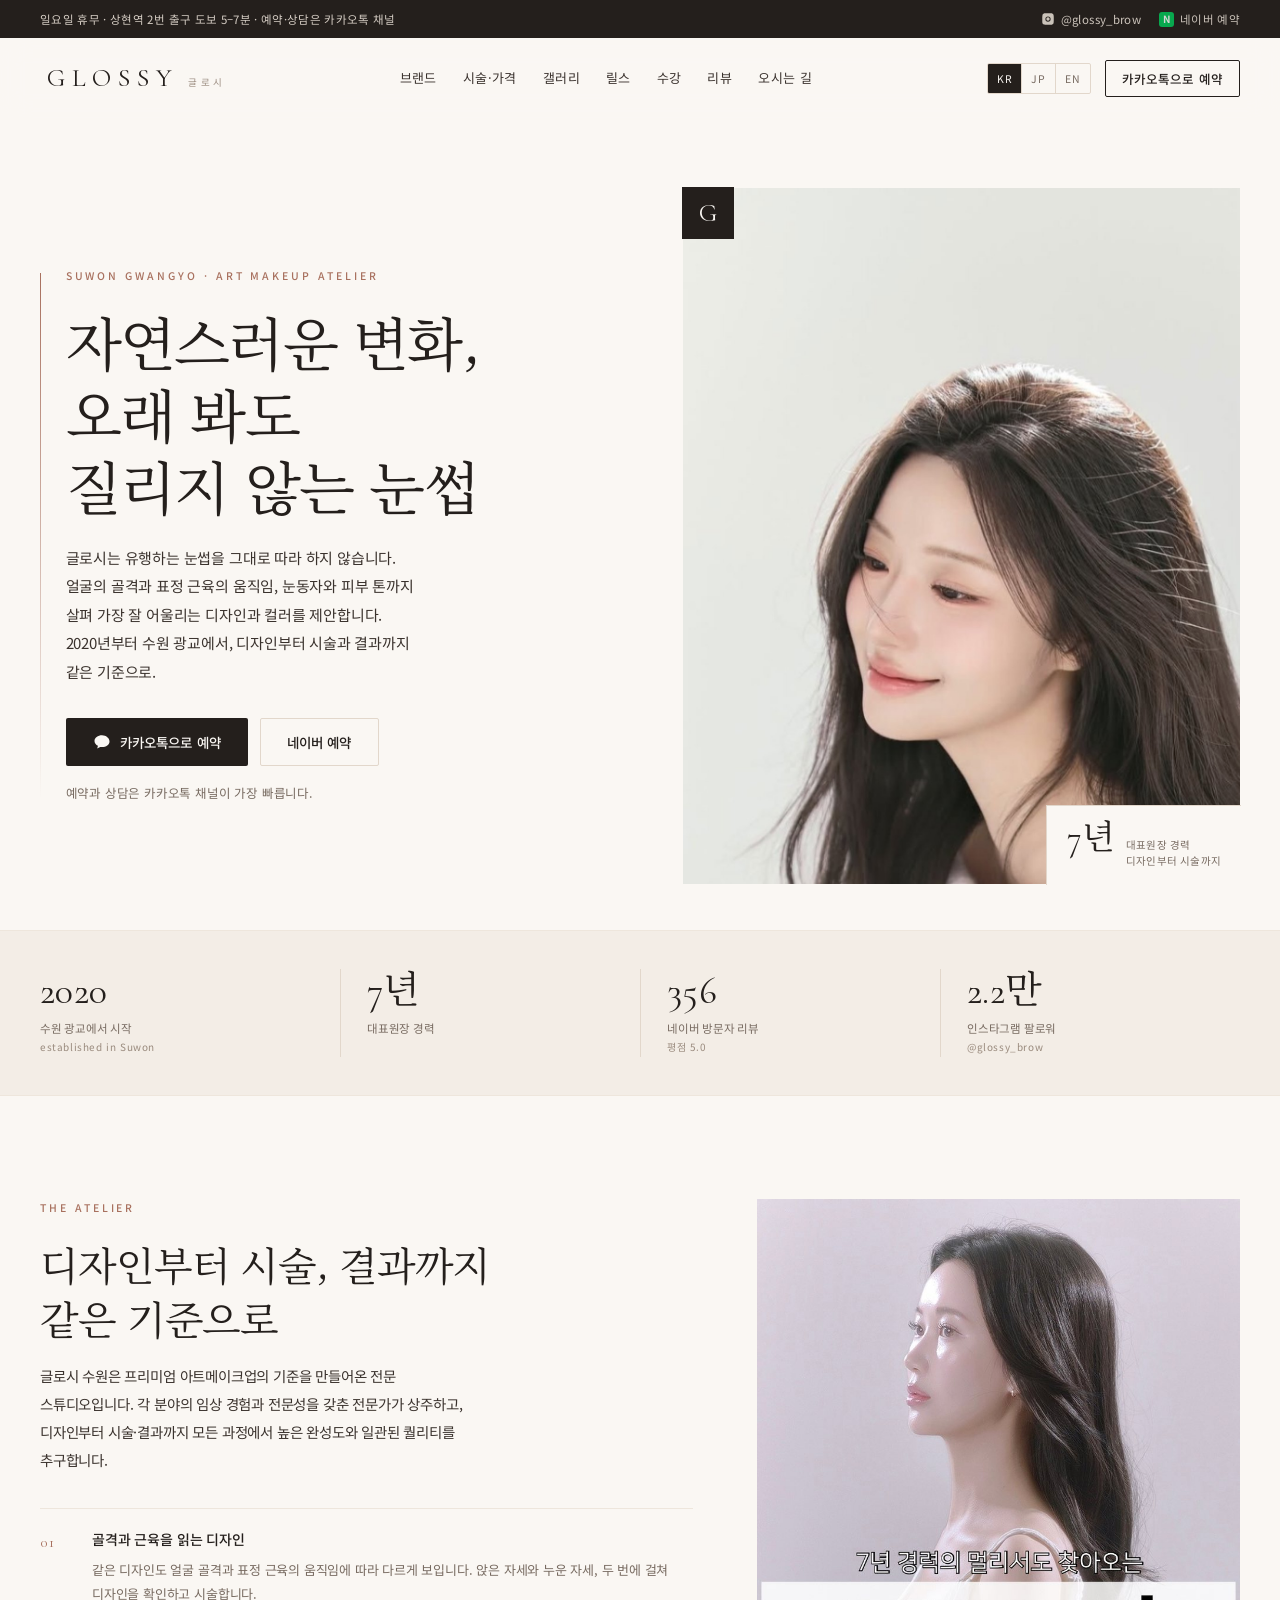
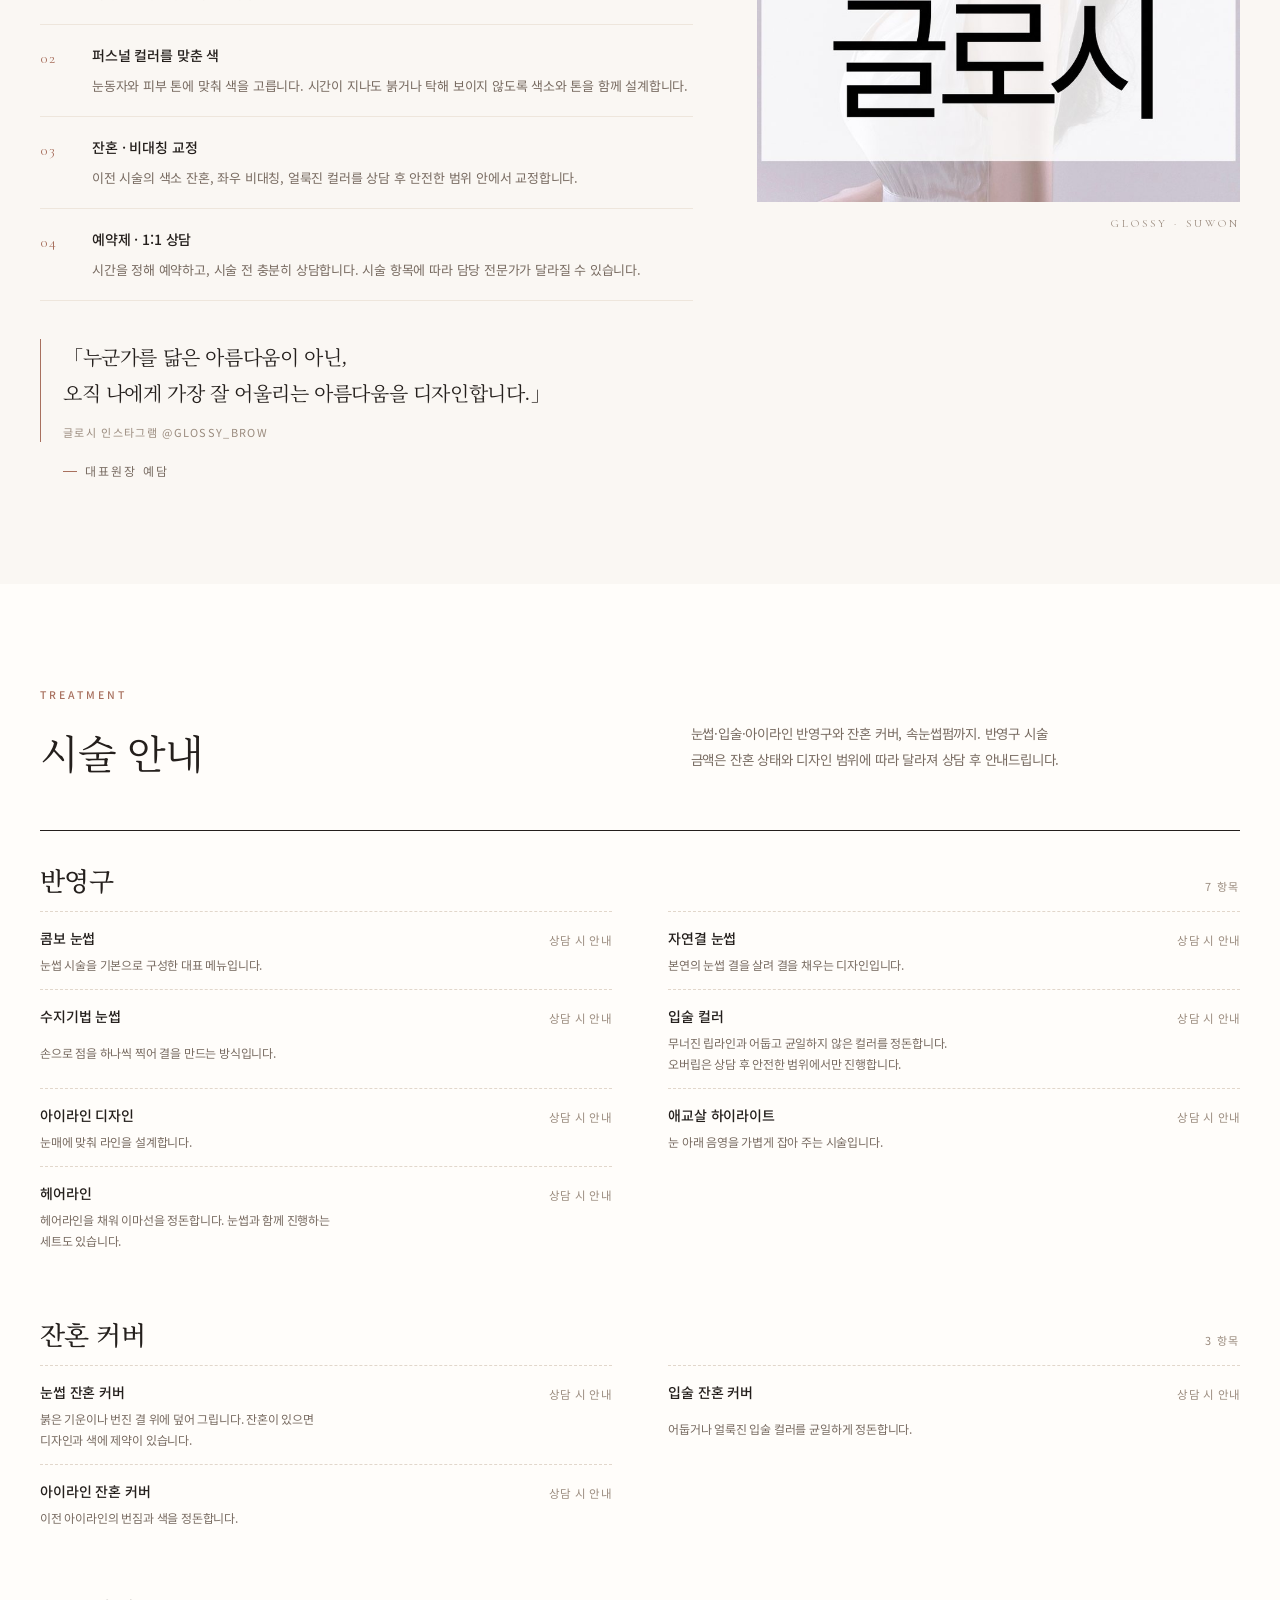
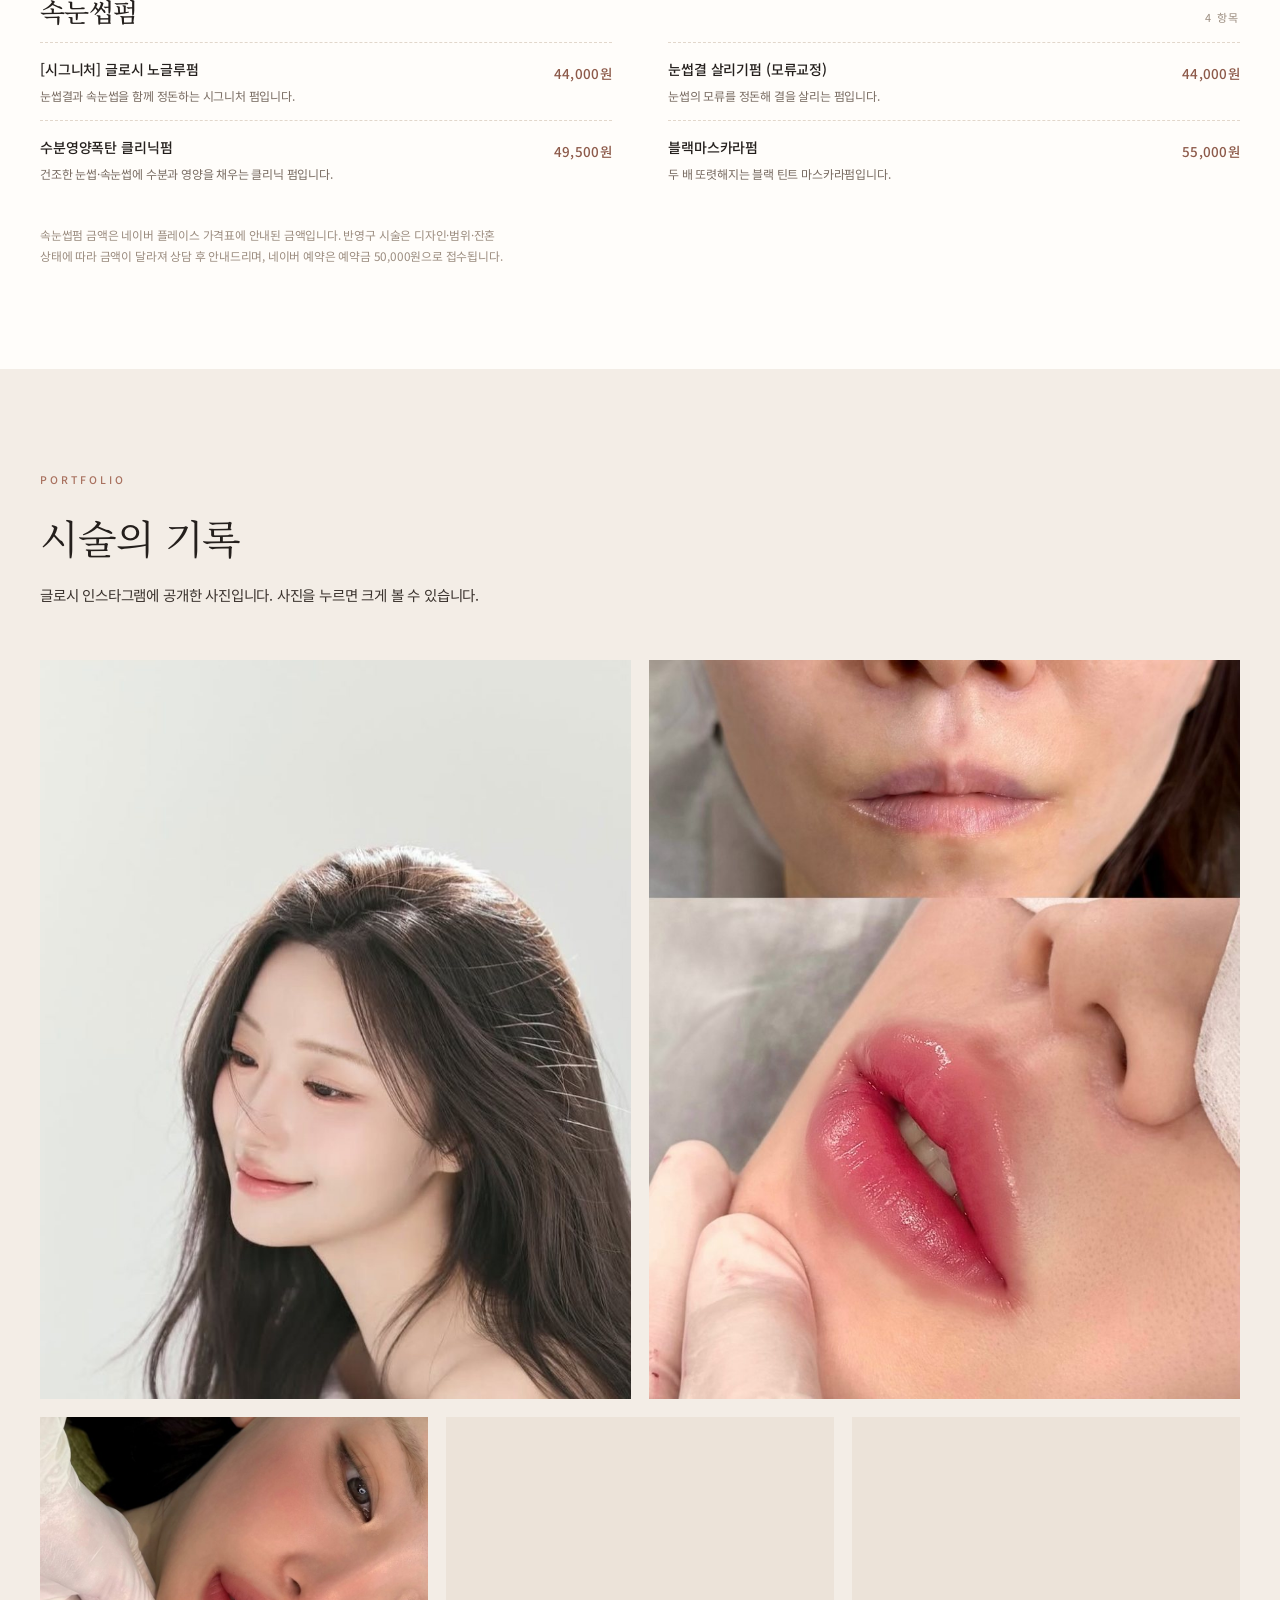
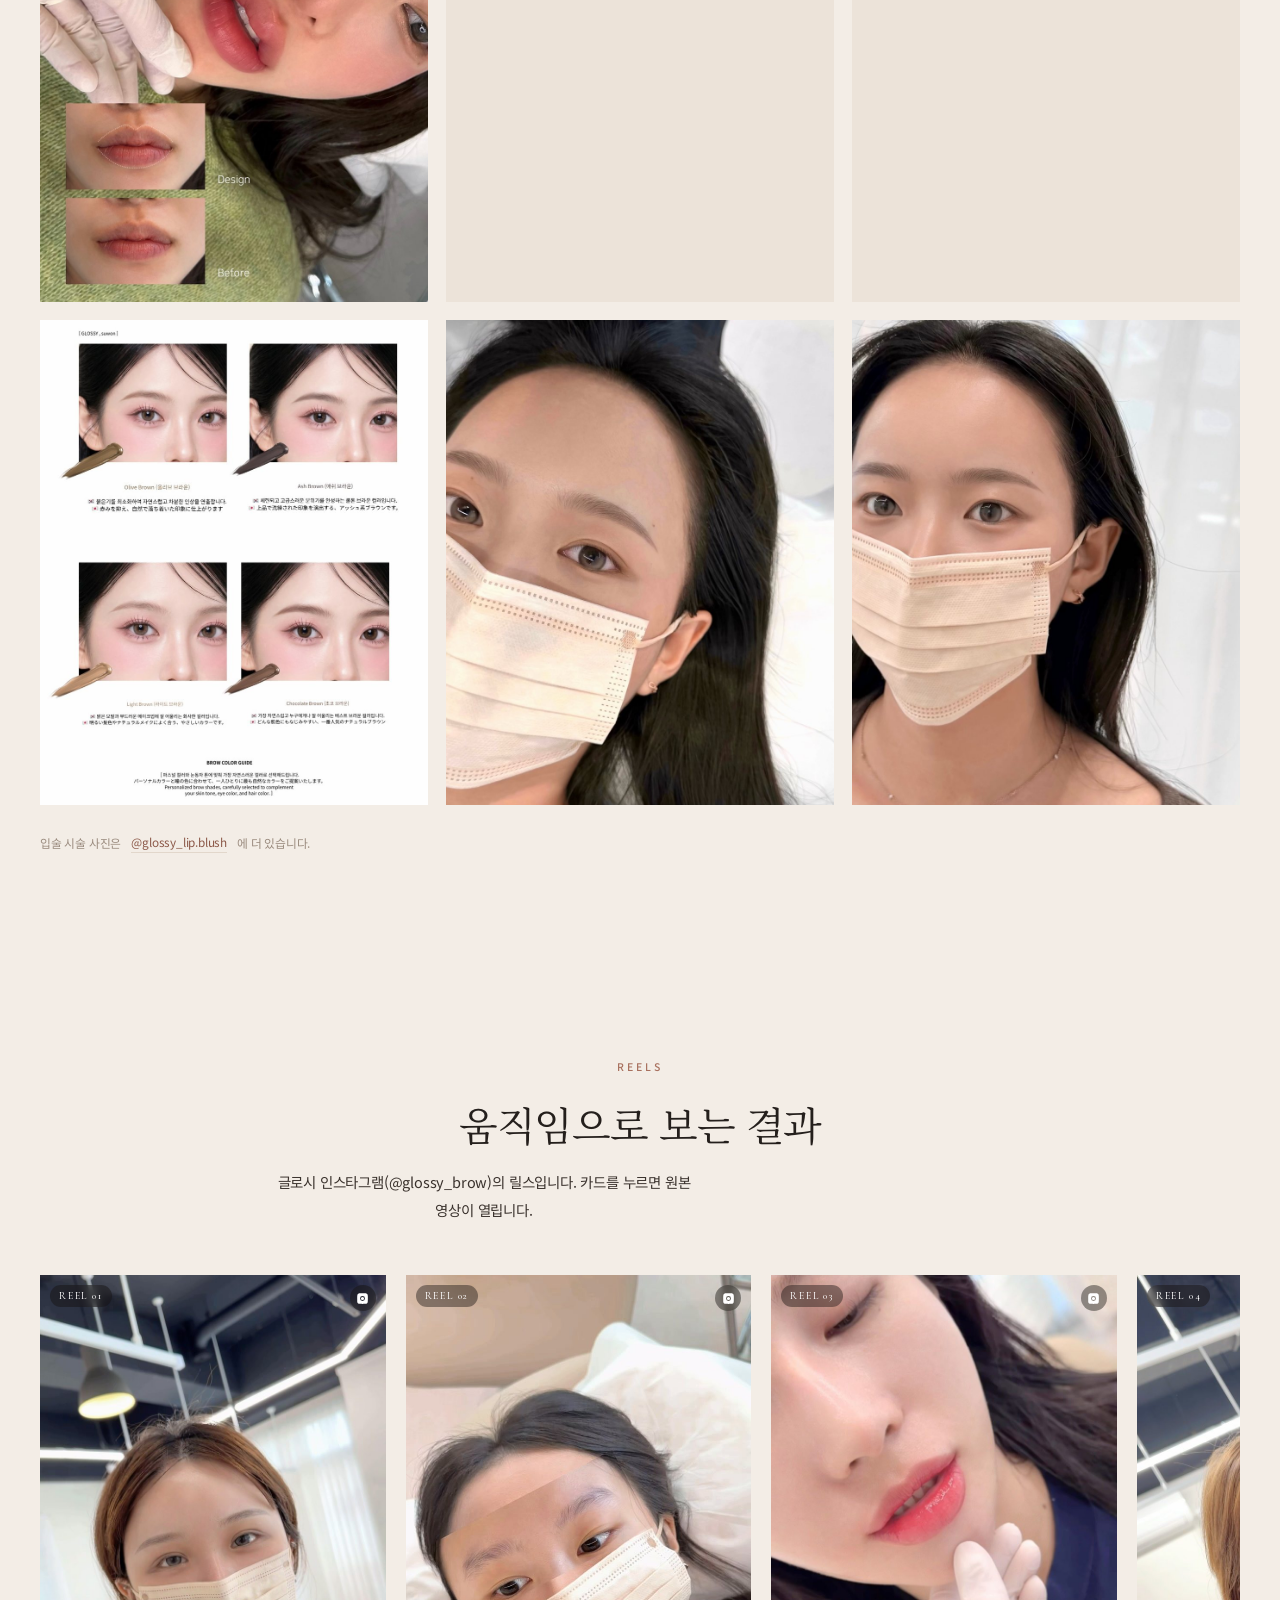
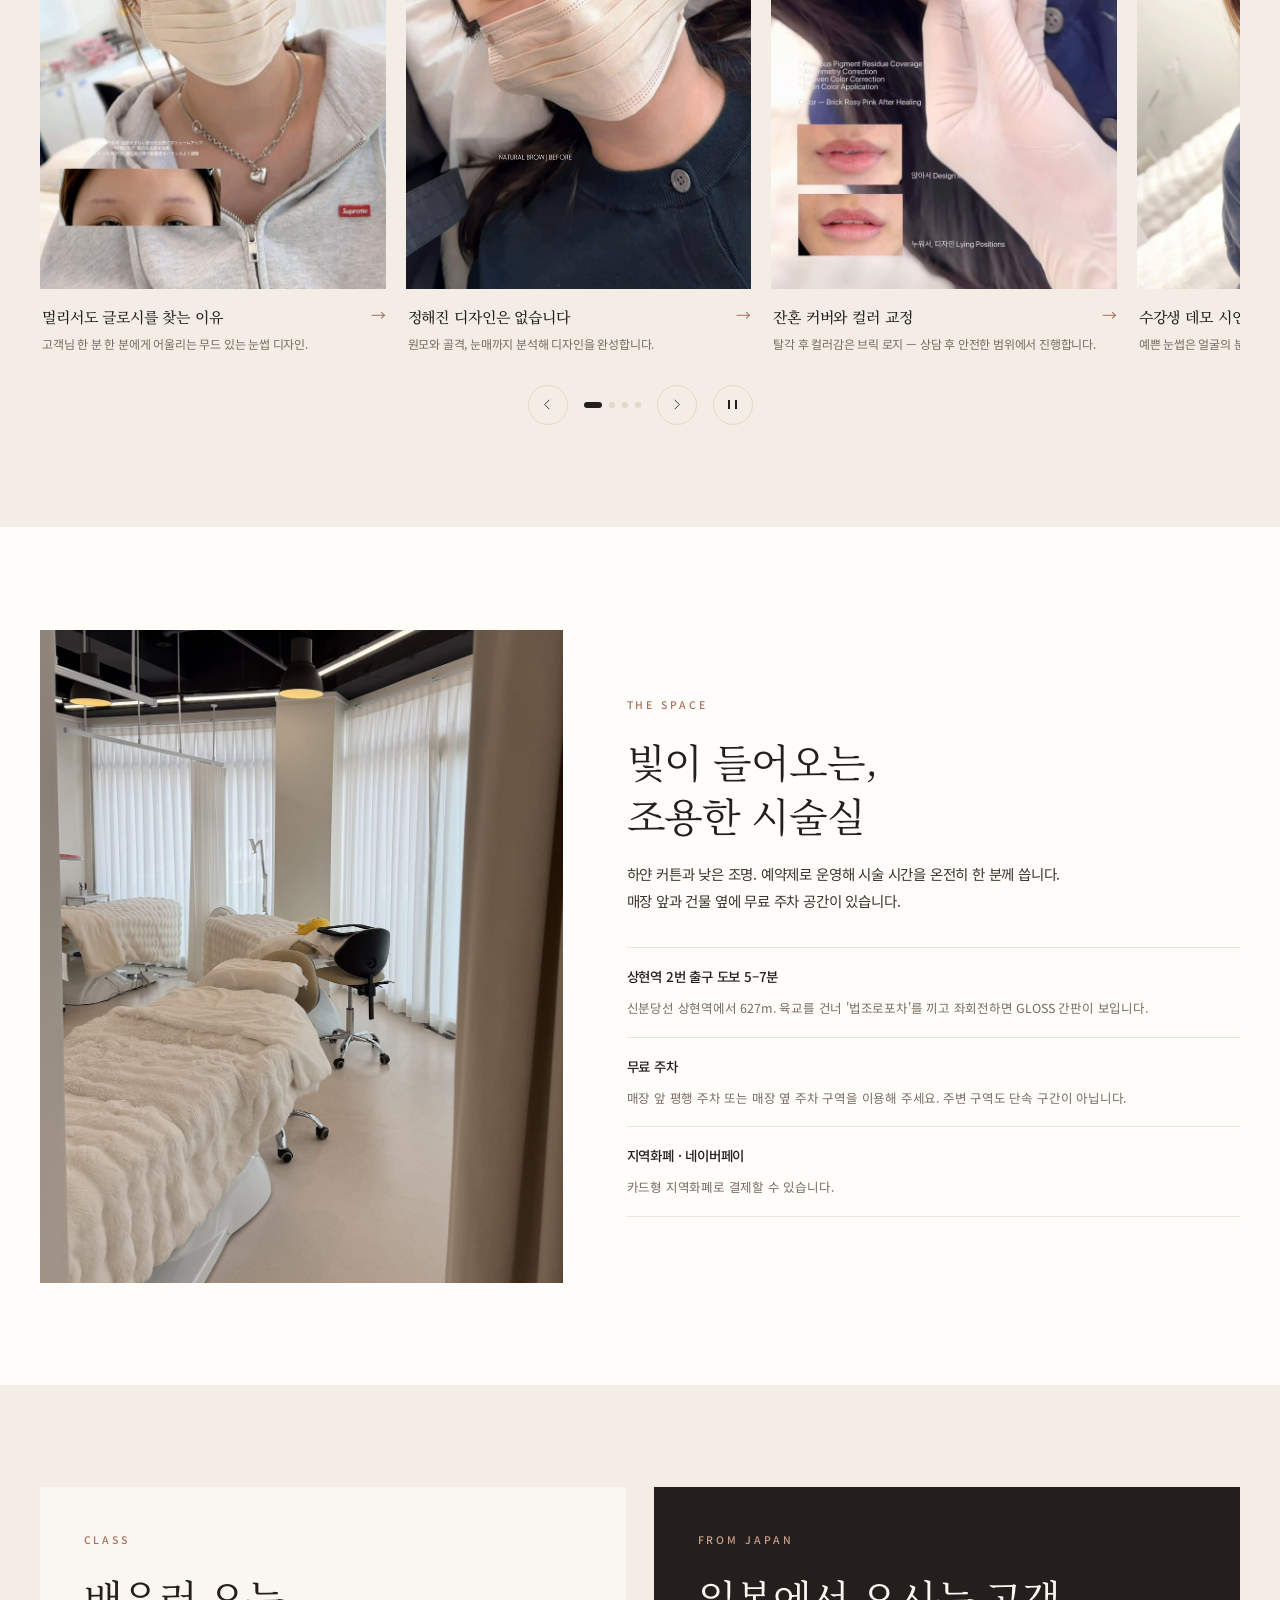
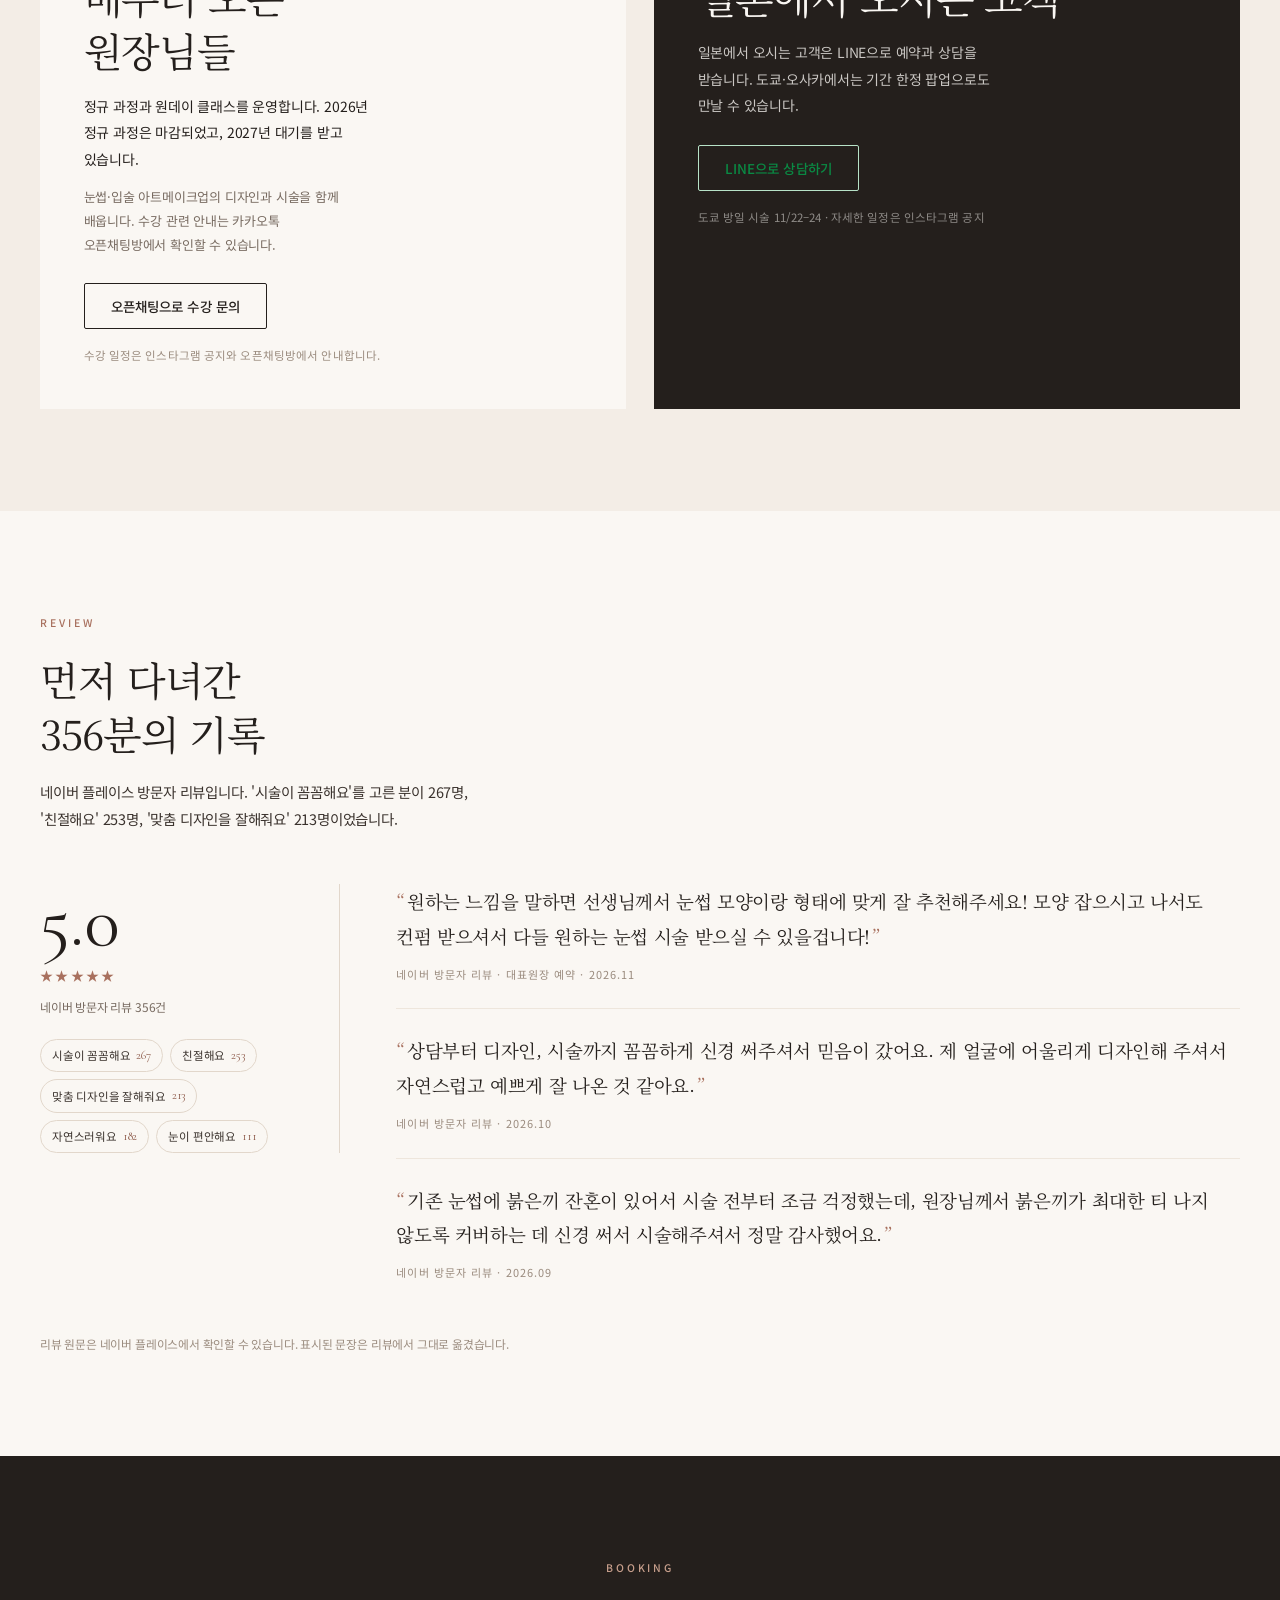
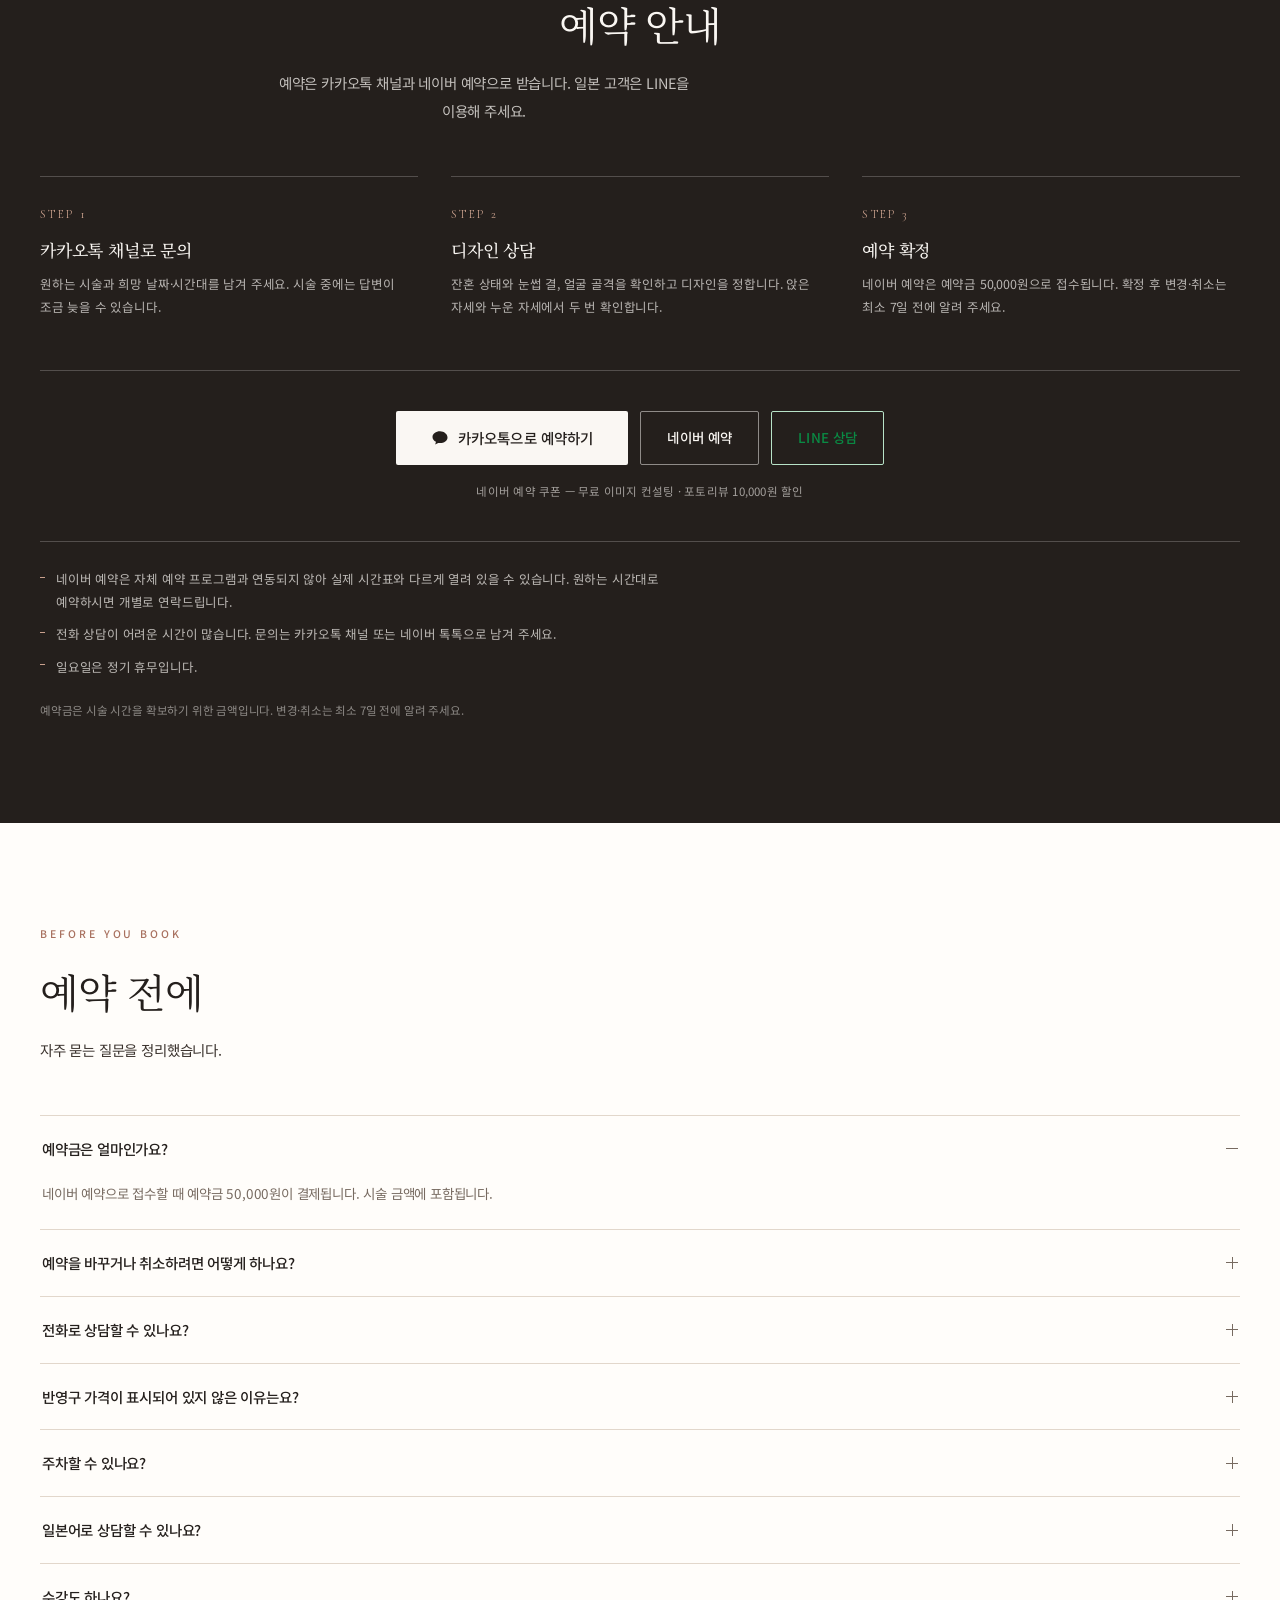
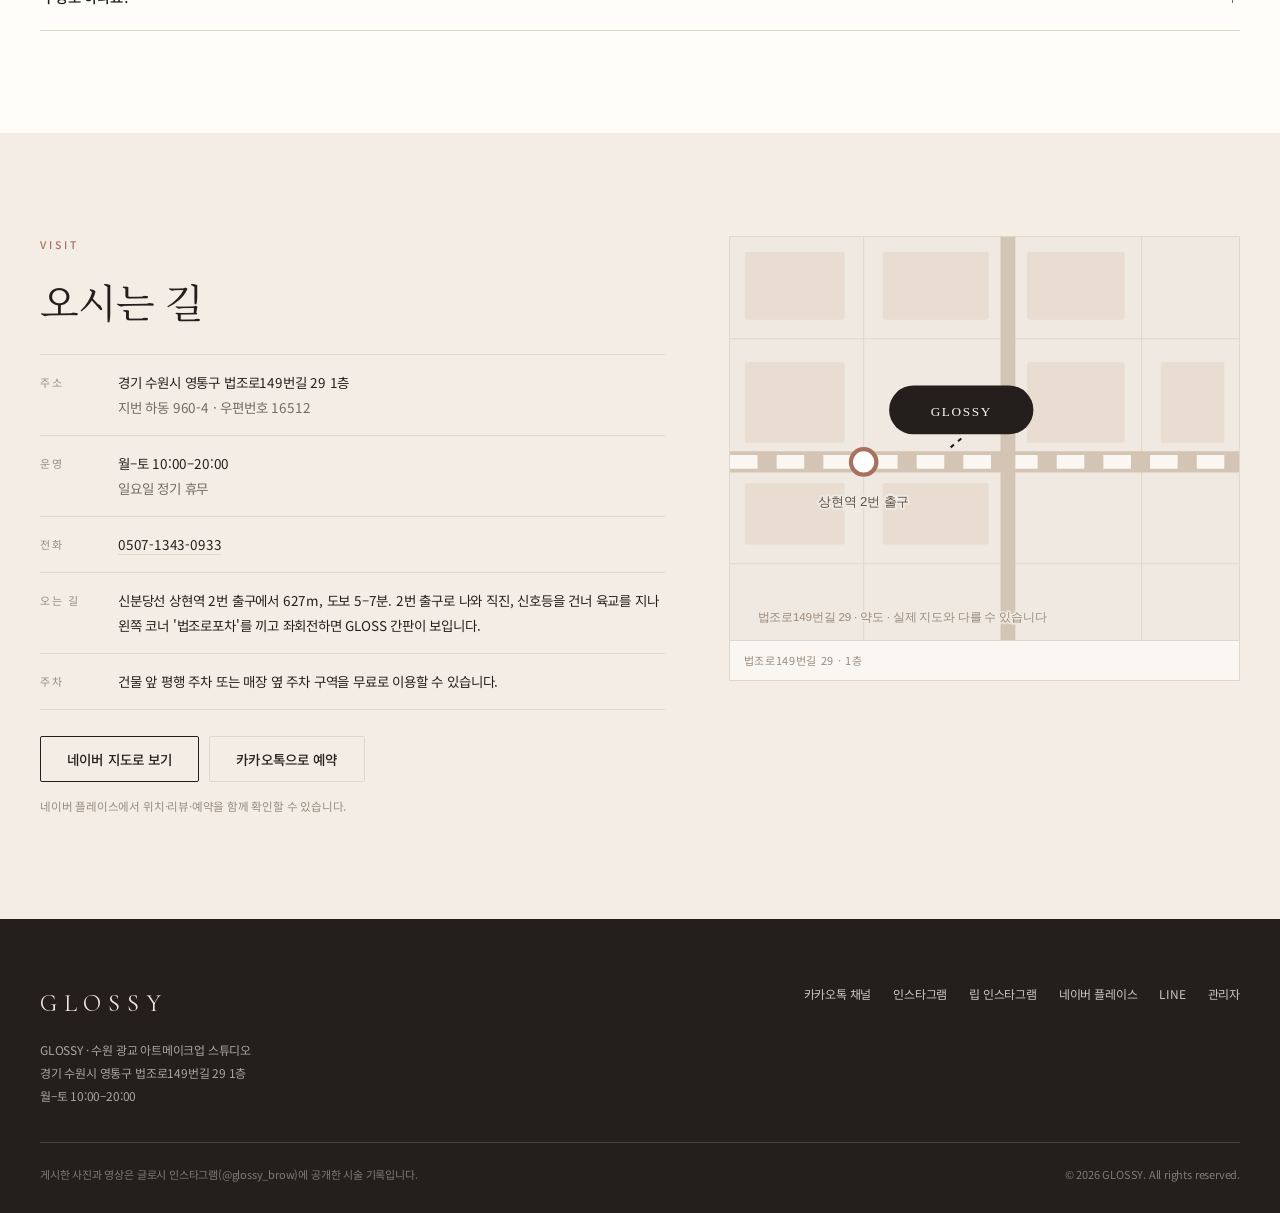
<file: index.html>
<!DOCTYPE html>
<html lang="ko" class="no-js">
<head>
<meta charset="utf-8">
<meta name="viewport" content="width=device-width, initial-scale=1">
<title>GLOSSY 글로시｜수원 눈썹문신 · 입술 반영구 · 광교 아트메이크업</title>
<meta name="description" content="수원 광교 글로시(GLOSSY). 눈썹·입술·아이라인 반영구와 잔혼 커버, 속눈썹펌. 얼굴 골격과 눈동자 색까지 살펴 가장 잘 어울리는 디자인을 제안합니다. 상현역 2번 출구 도보 5–7분, 일요일 휴무, 무료 주차.">
<meta name="keywords" content="수원눈썹문신, 광교눈썹문신, 수원반영구, 수원입술문신, 글로시, GLOSSY, glossy_brow, 상현역눈썹, 잔혼커버, 눈썹수강">
<meta name="theme-color" content="#faf7f3">
<meta name="author" content="GLOSSY">
<link rel="canonical" href="https://snow196830-stack.github.io/glossybrow/">
<meta property="og:type" content="website">
<meta property="og:site_name" content="GLOSSY 글로시">
<meta property="og:title" content="GLOSSY 글로시｜수원 눈썹문신 · 입술 반영구">
<meta property="og:description" content="얼굴 골격과 눈동자 색까지 살펴 가장 잘 어울리는 눈썹을 그립니다. 수원 광교, 상현역 2번 출구 도보 5–7분.">
<meta property="og:image" content="https://snow196830-stack.github.io/glossybrow/assets/og-image.jpg">
<meta property="og:image:width" content="1200">
<meta property="og:image:height" content="630">
<meta property="og:url" content="https://snow196830-stack.github.io/glossybrow/">
<meta property="og:locale" content="ko_KR">
<meta property="og:locale:alternate" content="ja_JP">
<meta property="og:locale:alternate" content="en_US">
<meta name="twitter:card" content="summary_large_image">
<meta name="twitter:title" content="GLOSSY 글로시｜수원 눈썹문신 · 입술 반영구">
<meta name="twitter:description" content="수원 광교 아트메이크업 스튜디오 GLOSSY. 눈썹·입술·아이라인 반영구, 잔혼 커버, 속눈썹펌.">
<meta name="twitter:image" content="https://snow196830-stack.github.io/glossybrow/assets/og-image.jpg">
<link rel="icon" href="data:image/svg+xml,%3Csvg xmlns='http://www.w3.org/2000/svg' viewBox='0 0 64 64'%3E%3Crect width='64' height='64' rx='4' fill='%23241f1c'/%3E%3Ctext x='32' y='45' font-family='Georgia,serif' font-size='34' fill='%23faf7f3' text-anchor='middle'%3EG%3C/text%3E%3C/svg%3E">
<link rel="preload" href="assets/fonts/serif-400.woff2" as="font" type="font/woff2" crossorigin>
<link rel="preload" href="assets/fonts/sans-400.woff2" as="font" type="font/woff2" crossorigin>
<link rel="stylesheet" href="assets/fonts/fonts.css">
<script>document.documentElement.className=document.documentElement.className.replace("no-js","js");</script>
<link rel="stylesheet" href="styles.css">
<script type="application/ld+json">
{
  "@context": "https://schema.org",
  "@type": "BeautySalon",
  "name": "GLOSSY",
  "alternateName": "글로시",
  "description": "수원 광교의 프리미엄 아트메이크업 스튜디오. 눈썹·입술·아이라인 반영구, 잔혼 커버, 속눈썹펌. 상현역 2번 출구 도보 5–7분, 일요일 휴무.",
  "image": "https://snow196830-stack.github.io/glossybrow/assets/og-image.jpg",
  "priceRange": "상담 시 안내",
  "telephone": "+82-507-1343-0933",
  "address": {
    "@type": "PostalAddress",
    "streetAddress": "법조로149번길 29 1층",
    "addressLocality": "수원시 영통구",
    "addressRegion": "경기도",
    "postalCode": "16512",
    "addressCountry": "KR"
  },
  "openingHoursSpecification": [{
    "@type": "OpeningHoursSpecification",
    "dayOfWeek": ["Monday","Tuesday","Wednesday","Thursday","Friday","Saturday"],
    "opens": "10:00",
    "closes": "20:00"
  }],
  "sameAs": ["https://www.instagram.com/glossy_brow/", "https://link.inpock.co.kr/studio:glossy", "https://pf.kakao.com/_GBytb"]
}
</script>
</head>
<body>
<a class="skip" href="#main">본문으로 건너뛰기</a>

<!-- ===== TOP BAR ===== -->
<div class="topbar">
  <div class="wrap topbar__in">
    <p class="topbar__notice" data-content="notice.text">일요일 휴무 · 상현역 2번 출구 도보 5–7분 · 예약·상담은 카카오톡 채널</p>
    <div class="topbar__links">
      <a data-link="instagram" href="https://www.instagram.com/glossy_brow/" target="_blank" rel="noopener">
        <svg viewBox="0 0 24 24" aria-hidden="true" class="ic"><path d="M12 2.2c3.2 0 3.6 0 4.9.1 1.2.1 1.8.3 2.2.4.6.2 1 .5 1.4.9.4.4.7.8.9 1.4.2.4.4 1 .4 2.2.1 1.3.1 1.7.1 4.9s0 3.6-.1 4.9c-.1 1.2-.3 1.8-.4 2.2-.2.6-.5 1-.9 1.4-.4.4-.8.7-1.4.9-.4.2-1 .4-2.2.4-1.3.1-1.7.1-4.9.1s-3.6 0-4.9-.1c-1.2-.1-1.8-.3-2.2-.4-.6-.2-1-.5-1.4-.9-.4-.4-.7-.8-.9-1.4-.2-.4-.4-1-.4-2.2C2.2 15.6 2.2 15.2 2.2 12s0-3.6.1-4.9c.1-1.2.3-1.8.4-2.2.2-.6.5-1 .9-1.4.4-.4.8-.7 1.4-.9.4-.2 1-.4 2.2-.4C8.4 2.2 8.8 2.2 12 2.2Zm0 5.3a4.5 4.5 0 1 0 0 9 4.5 4.5 0 0 0 0-9Zm0 7.4a2.9 2.9 0 1 1 0-5.8 2.9 2.9 0 0 1 0 5.8Zm5.7-7.6a1.05 1.05 0 1 1-2.1 0 1.05 1.05 0 0 1 2.1 0Z"/></svg>
        <span>@glossy_brow</span>
      </a>
      <a data-link="naver" href="https://naver.me/GUwJMSUY" target="_blank" rel="noopener">
        <span class="dot-n">N</span><span data-content="ui.ctaNaver">네이버 예약</span>
      </a>
    </div>
  </div>
</div>

<!-- ===== HEADER ===== -->
<header class="hdr" id="hdr">
  <div class="wrap hdr__in">
    <a class="brand" href="#top" aria-label="GLOSSY 홈">
      <span class="brand__en" data-content="site.name">GLOSSY</span>
      <span class="brand__kr" data-content="site.nameKo">글로시</span>
    </a>
    <nav class="nav" id="nav" aria-label="주요 메뉴">
      <a href="#about" data-content="ui.navAbout">브랜드</a>
      <a href="#menu" data-content="ui.navMenu">시술·가격</a>
      <a href="#gallery" data-content="ui.navGallery">갤러리</a>
      <a href="#reels" data-content="ui.navReels">릴스</a>
      <a href="#class" data-content="ui.navClass">수강</a>
      <a href="#reviews" data-content="ui.navReview">리뷰</a>
      <a href="#visit" data-content="ui.navVisit">오시는 길</a>
      <a class="nav__cta" data-link="primary" href="https://pf.kakao.com/_GBytb" target="_blank" rel="noopener"><span data-content="ui.ctaPrimary">카카오톡으로 예약</span></a>
    </nav>
    <div class="hdr__right">
      <div class="lang" role="group" aria-label="Language">
        <button type="button" data-lang="kr" class="is-on" aria-pressed="true">KR</button>
        <button type="button" data-lang="jp" aria-pressed="false">JP</button>
        <button type="button" data-lang="en" aria-pressed="false">EN</button>
      </div>
      <a class="btn btn--sm hdr__cta" data-link="primary" href="https://pf.kakao.com/_GBytb" target="_blank" rel="noopener"><span data-content="ui.ctaPrimary">카카오톡으로 예약</span></a>
      <button type="button" class="burger" id="burger" aria-expanded="false" aria-controls="nav" aria-label="메뉴 열기">
        <span></span><span></span>
      </button>
    </div>
  </div>
</header>

<main id="main">
  <span id="top"></span>

  <!-- ===== HERO ===== -->
  <section class="hero">
    <div class="wrap hero__grid">
      <div class="hero__copy">
        <p class="eyebrow" data-content="hero.eyebrow">SUWON GWANGYO · ART MAKEUP ATELIER</p>
        <h1 class="hero__title" data-content="hero.title">자연스러운 변화,<br>오래 봐도<br>질리지 않는 눈썹</h1>
        <p class="hero__lead" data-content="hero.lead">글로시는 유행하는 눈썹을 그대로 따라 하지 않습니다. 얼굴의 골격과 표정 근육의 움직임, 눈동자와 피부 톤까지 살펴 가장 잘 어울리는 디자인과 컬러를 제안합니다. 2020년부터 수원 광교에서, 디자인부터 시술과 결과까지 같은 기준으로.</p>
        <div class="hero__actions">
          <a class="btn btn--primary" data-link="primary" href="https://pf.kakao.com/_GBytb" target="_blank" rel="noopener">
            <svg viewBox="0 0 24 24" aria-hidden="true" class="ic"><path d="M12 3C6.5 3 2 6.4 2 10.6c0 2.7 1.8 5 4.6 6.5l-1 3.6 4-2.1c.8.1 1.6.2 2.4.2 5.5 0 10-3.4 10-7.6S17.5 3 12 3Z"/></svg>
            <span data-content="ui.ctaPrimaryLong">카카오톡으로 예약하기</span>
          </a>
          <a class="btn btn--ghost" data-link="naver" href="https://naver.me/GUwJMSUY" target="_blank" rel="noopener" data-content="ui.ctaNaver">네이버 예약</a>
        </div>
        <p class="hero__note" data-content="hero.note">예약과 상담은 카카오톡 채널이 가장 빠릅니다.</p>
        <div class="hero__linebox" id="lineBox" hidden>
          <a class="btn btn--line btn--sm" data-link="line" href="https://lin.ee/L5jfV7r" target="_blank" rel="noopener" data-content="ui.ctaLine">LINE 상담</a>
          <span class="hero__linehint" data-content="ui.lineHint">LINE에서 아래 링크로 친구 추가해 주세요.</span>
        </div>
      </div>
      <figure class="hero__media">
        <img src="assets/hero.jpg" alt="글로시에서 눈썹 시술을 마친 고객의 옆모습" width="1200" height="1500" fetchpriority="high" data-img="hero.image" data-img-alt="hero.imageAlt">
        <figcaption class="hero__badge">
          <b data-content="hero.badgeNum">7년</b>
          <span data-content="hero.badgeTxt">대표원장 경력<br>디자인부터 시술까지</span>
        </figcaption>
        <span class="hero__mark" aria-hidden="true">G</span>
      </figure>
    </div>
  </section>

  <!-- ===== STATS ===== -->
  <section class="stats" aria-label="숫자로 보는 GLOSSY">
    <div class="wrap stats__grid" id="statsGrid">
      <div class="stat"><p class="stat__num">2020</p><p class="stat__label">수원 광교에서 시작</p></div>
      <div class="stat"><p class="stat__num">7년</p><p class="stat__label">대표원장 경력</p></div>
      <div class="stat"><p class="stat__num">356</p><p class="stat__label">네이버 방문자 리뷰</p></div>
      <div class="stat"><p class="stat__num">2.2만</p><p class="stat__label">인스타그램 팔로워</p></div>
    </div>
  </section>

  <!-- ===== ABOUT ===== -->
  <section class="sec sec--about" id="about">
    <div class="wrap about">
      <div class="about__copy">
        <p class="eyebrow" data-content="about.eyebrow">THE ATELIER</p>
        <h2 class="sec__title" data-content="about.title">디자인부터 시술, 결과까지<br>같은 기준으로</h2>
        <p class="sec__lead" data-content="about.lead">글로시 수원은 프리미엄 아트메이크업의 기준을 만들어온 전문 스튜디오입니다. 각 분야의 임상 경험과 전문성을 갖춘 전문가가 상주하고, 디자인부터 시술·결과까지 모든 과정에서 높은 완성도와 일관된 퀄리티를 추구합니다.</p>
        <ul class="pillars" id="pillars"></ul>
        <blockquote class="about__quote">
          <p data-content="about.quote">「누군가를 닮은 아름다움이 아닌,<br>오직 나에게 가장 잘 어울리는 아름다움을 디자인합니다.」</p>
          <cite data-content="about.quoteSrc">글로시 인스타그램 @glossy_brow</cite>
        </blockquote>
        <p class="about__sign" data-content="about.signature">대표원장 예담</p>
      </div>
      <figure class="about__media">
        <img src="assets/about.jpg" alt="7년 경력의 멀리서도 찾아오는 글로시 브랜드 포스터" width="820" height="1025" loading="lazy" data-img="about.image" data-img-alt="about.imageAlt">
        <figcaption data-content="about.caption">GLOSSY · SUWON</figcaption>
      </figure>
    </div>
  </section>

  <!-- ===== MENU ===== -->
  <section class="sec sec--menu" id="menu">
    <div class="wrap">
      <header class="sec__head sec__head--split">
        <div>
          <p class="eyebrow" data-content="menu.eyebrow">TREATMENT</p>
          <h2 class="sec__title" data-content="menu.title">시술 안내</h2>
        </div>
        <p class="sec__lead sec__lead--right" data-content="menu.lead">눈썹·입술·아이라인 반영구와 잔혼 커버, 속눈썹펌까지. 반영구 시술 금액은 잔혼 상태와 디자인 범위에 따라 달라져 상담 후 안내드립니다.</p>
      </header>
      <div class="menu" id="menuList"></div>
      <p class="sec__fine menu__foot" data-content="menu.footnote">속눈썹펌 금액은 네이버 플레이스 가격표에 안내된 금액입니다. 반영구 시술은 디자인·범위·잔혼 상태에 따라 금액이 달라져 상담 후 안내드리며, 네이버 예약은 예약금 50,000원으로 접수됩니다.</p>
    </div>
  </section>

  <!-- ===== GALLERY ===== -->
  <section class="sec sec--gal" id="gallery">
    <div class="wrap">
      <header class="sec__head">
        <p class="eyebrow" data-content="gallery.eyebrow">PORTFOLIO</p>
        <h2 class="sec__title" data-content="gallery.title">시술의 기록</h2>
        <p class="sec__lead" data-content="gallery.lead">글로시 인스타그램에 공개한 사진입니다. 사진을 누르면 크게 볼 수 있습니다.</p>
      </header>
      <div class="gal" id="galGrid"></div>
      <p class="sec__fine gal__note">
        입술 시술 사진은 <a data-link="instagramLip" href="https://www.instagram.com/glossy_lip.blush/" target="_blank" rel="noopener">@glossy_lip.blush</a> 에 더 있습니다.
      </p>
    </div>
  </section>

  <!-- ===== REELS ===== -->
  <section class="sec sec--reels" id="reels">
    <div class="wrap">
      <header class="sec__head sec__head--center">
        <p class="eyebrow" data-content="showcase.eyebrow">REELS</p>
        <h2 class="sec__title" data-content="showcase.title">움직임으로 보는 결과</h2>
        <p class="sec__lead" data-content="showcase.lead">글로시 인스타그램(@glossy_brow)의 릴스입니다. 카드를 누르면 원본 영상이 열립니다.</p>
      </header>
      <div class="reels" id="reelsBox">
        <div class="reels__viewport" id="reelViewport" tabindex="0" role="group" aria-roledescription="캐러셀" aria-label="인스타그램 릴스">
          <ul class="reels__track" id="reelTrack"></ul>
        </div>
        <div class="reels__ctrl">
          <button type="button" class="reels__nav" id="reelPrev" aria-label="이전 릴스"><svg viewBox="0 0 24 24" aria-hidden="true"><path d="M15 4.5 7.5 12l7.5 7.5"/></svg></button>
          <div class="reels__dots" id="reelDots" role="group" aria-label="릴스 선택"></div>
          <button type="button" class="reels__nav" id="reelNext" aria-label="다음 릴스"><svg viewBox="0 0 24 24" aria-hidden="true"><path d="M9 4.5 16.5 12 9 19.5"/></svg></button>
          <button type="button" class="reels__toggle" id="reelToggle" aria-label="자동 재생 멈춤" aria-pressed="false"><span aria-hidden="true"></span></button>
        </div>
      </div>
    </div>
  </section>

  <!-- ===== SPACE ===== -->
  <section class="sec sec--space" id="space">
    <div class="wrap space">
      <figure class="space__media">
        <img src="assets/space.jpg" alt="하얀 커튼과 시술 베드가 있는 글로시 시술실" width="1100" height="1707" loading="lazy" data-img="space.image" data-img-alt="space.imageAlt">
      </figure>
      <div class="space__body">
        <p class="eyebrow" data-content="space.eyebrow">THE SPACE</p>
        <h2 class="sec__title" data-content="space.title">빛이 들어오는,<br>조용한 시술실</h2>
        <p class="sec__lead" data-content="space.lead">하얀 커튼과 낮은 조명. 예약제로 운영해 시술 시간을 온전히 한 분께 씁니다. 매장 앞과 건물 옆에 무료 주차 공간이 있습니다.</p>
        <ul class="space__points" id="spacePoints"></ul>
      </div>
    </div>
  </section>

  <!-- ===== CLASS + JAPAN ===== -->
  <section class="sec sec--duo" id="class">
    <div class="wrap duo">
      <article class="duo__card duo__card--class">
        <p class="eyebrow" data-content="class.eyebrow">CLASS</p>
        <h2 class="sec__title" data-content="class.title">배우러 오는<br>원장님들</h2>
        <p class="duo__lead" data-content="class.lead">정규 과정과 원데이 클래스를 운영합니다. 2026년 정규 과정은 마감되었고, 2027년 대기를 받고 있습니다.</p>
        <p class="duo__body" data-content="class.body">눈썹·입술 아트메이크업의 디자인과 시술을 함께 배웁니다. 수강 관련 안내는 카카오톡 오픈채팅방에서 확인할 수 있습니다.</p>
        <a class="btn btn--outline" data-link="classKakao" href="https://open.kakao.com/o/sPfxHVli" target="_blank" rel="noopener" data-content="class.cta">오픈채팅으로 수강 문의</a>
        <p class="duo__note" data-content="class.note">수강 일정은 인스타그램 공지와 오픈채팅방에서 안내합니다.</p>
      </article>
      <article class="duo__card duo__card--jp" id="japan">
        <p class="eyebrow" data-content="japan.eyebrow">FROM JAPAN</p>
        <h2 class="sec__title" data-content="japan.title">일본에서 오시는 고객</h2>
        <p class="duo__lead" data-content="japan.lead">일본에서 오시는 고객은 LINE으로 예약과 상담을 받습니다. 도쿄·오사카에서는 기간 한정 팝업으로도 만날 수 있습니다.</p>
        <a class="btn btn--line" data-link="line" href="https://lin.ee/L5jfV7r" target="_blank" rel="noopener">
          <svg viewBox="0 0 24 24" aria-hidden="true" class="ic"><path d="M12 2C6.5 2 2 5.6 2 10c0 2.5 1.5 4.7 3.9 6.1-.2.7-.7 2.4-.8 2.8 0 .2.1.3.3.2.2-.1 2.6-1.7 3.3-2.2.9.2 1.9.3 2.9.3 5.5 0 10-3.6 10-8S17.5 2 12 2Zm-3.4 9.9h-2v-4.6h1v3.7h1v.9Zm1.9 0h-1V7.3h1v4.6Zm4.7 0h-1l-1.7-2.6v2.6h-1V7.3h1l1.7 2.6V7.3h1v4.6Zm3.2-3.7h-1.7v.9h1.7v.9h-1.7v1h1.7v.9h-2.7V7.3h2.7v.9Z"/></svg>
          <span data-content="japan.cta">LINE으로 상담하기</span>
        </a>
        <p class="duo__note" data-content="japan.note">도쿄 방일 시술 11/22–24 · 자세한 일정은 인스타그램 공지</p>
      </article>
    </div>
  </section>

  <!-- ===== REVIEWS ===== -->
  <section class="sec sec--review" id="reviews">
    <div class="wrap review">
      <header class="sec__head">
        <p class="eyebrow" data-content="reviews.eyebrow">REVIEW</p>
        <h2 class="sec__title" data-content="reviews.title">먼저 다녀간<br>356분의 기록</h2>
        <p class="sec__lead" data-content="reviews.lead">네이버 플레이스 방문자 리뷰입니다.</p>
      </header>
      <div class="review__grid">
        <aside class="review__score">
          <p class="review__num" data-content="reviews.rating">5.0</p>
          <p class="review__stars" aria-hidden="true">★★★★★</p>
          <p class="review__count" data-content="reviews.count">네이버 방문자 리뷰 356건</p>
          <ul class="kw" id="kwList"></ul>
        </aside>
        <ul class="quotes" id="quoteList"></ul>
      </div>
      <p class="sec__fine" data-content="reviews.note">리뷰 원문은 네이버 플레이스에서 확인할 수 있습니다.</p>
    </div>
  </section>

  <!-- ===== BOOKING ===== -->
  <section class="sec sec--book" id="reserve">
    <div class="wrap">
      <header class="sec__head sec__head--center">
        <p class="eyebrow" data-content="reserve.eyebrow">BOOKING</p>
        <h2 class="sec__title" data-content="reserve.title">예약 안내</h2>
        <p class="sec__lead" data-content="reserve.lead">예약은 카카오톡 채널과 네이버 예약으로 받습니다. 일본 고객은 LINE을 이용해 주세요.</p>
      </header>
      <ol class="steps" id="steps"></ol>
      <div class="book">
        <div class="book__main">
          <a class="btn btn--primary btn--lg" data-link="primary" href="https://pf.kakao.com/_GBytb" target="_blank" rel="noopener">
            <svg viewBox="0 0 24 24" aria-hidden="true" class="ic"><path d="M12 3C6.5 3 2 6.4 2 10.6c0 2.7 1.8 5 4.6 6.5l-1 3.6 4-2.1c.8.1 1.6.2 2.4.2 5.5 0 10-3.4 10-7.6S17.5 3 12 3Z"/></svg>
            <span data-content="ui.ctaPrimaryLong">카카오톡으로 예약하기</span>
          </a>
          <a class="btn btn--outline" data-link="naver" href="https://naver.me/GUwJMSUY" target="_blank" rel="noopener" data-content="ui.ctaNaver">네이버 예약</a>
          <a class="btn btn--line" data-link="line" href="https://lin.ee/L5jfV7r" target="_blank" rel="noopener" data-content="ui.ctaLine">LINE 상담</a>
        </div>
        <p class="book__coupons" data-content="reserve.coupons">네이버 예약 쿠폰 — 무료 이미지 컨설팅 · 포토리뷰 10,000원 할인</p>
      </div>
      <ul class="book__notes" id="bookNotes"></ul>
      <p class="book__note" data-content="reserve.note">예약금은 시술 시간을 확보하기 위한 금액입니다. 변경·취소는 최소 7일 전에 알려 주세요.</p>
    </div>
  </section>

  <!-- ===== FAQ ===== -->
  <section class="sec sec--faq" id="faq">
    <div class="wrap faq">
      <header class="sec__head">
        <p class="eyebrow" data-content="faq.eyebrow">BEFORE YOU BOOK</p>
        <h2 class="sec__title" data-content="faq.title">예약 전에</h2>
        <p class="sec__lead" data-content="faq.lead">자주 묻는 질문을 정리했습니다.</p>
      </header>
      <div class="faq__list" id="faqList"></div>
    </div>
  </section>

  <!-- ===== VISIT ===== -->
  <section class="sec sec--visit" id="visit">
    <div class="wrap visit">
      <div class="visit__copy">
        <p class="eyebrow" data-content="visit.eyebrow">VISIT</p>
        <h2 class="sec__title" data-content="visit.title">오시는 길</h2>
        <dl class="visit__list">
          <div><dt>주소</dt><dd><span data-content="visit.address">경기 수원시 영통구 법조로149번길 29 1층</span><br><span class="muted" data-content="visit.addressNote">지번 하동 960-4 · 우편번호 16512</span></dd></div>
          <div><dt>운영</dt><dd><span data-content="visit.hours">월–토 10:00–20:00</span><br><span class="muted" data-content="visit.hoursNote">일요일 정기 휴무</span></dd></div>
          <div><dt>전화</dt><dd><a href="tel:+8250713430933" data-content="visit.phone">0507-1343-0933</a></dd></div>
          <div><dt>오는 길</dt><dd data-content="visit.transit">신분당선 상현역 2번 출구에서 627m, 도보 5–7분.</dd></div>
          <div><dt>주차</dt><dd data-content="visit.parking">건물 앞 평행 주차 또는 매장 옆 주차 구역을 무료로 이용할 수 있습니다.</dd></div>
        </dl>
        <div class="visit__actions">
          <a class="btn btn--outline" data-link="naver" href="https://naver.me/GUwJMSUY" target="_blank" rel="noopener">네이버 지도로 보기</a>
          <a class="btn btn--ghost" data-link="kakao" href="https://pf.kakao.com/_GBytb" target="_blank" rel="noopener" data-content="ui.ctaKakao">카카오톡으로 예약</a>
        </div>
        <p class="visit__note" data-content="visit.mapNote">네이버 플레이스에서 위치·리뷰·예약을 함께 확인할 수 있습니다.</p>
      </div>
      <div class="visit__map">
        <svg viewBox="0 0 480 380" class="minimap" role="img" aria-label="상현역에서 글로시까지 약도">
          <rect width="480" height="380" fill="#f0e9e1"/>
          <g stroke="#e2d7cb" stroke-width="1">
            <path d="M0 96 H480 M0 212 H480 M0 308 H480 M126 0 V380 M262 0 V380 M388 0 V380"/>
          </g>
          <g fill="#e8ddd0">
            <rect x="14" y="14" width="94" height="64" rx="2"/><rect x="144" y="14" width="100" height="64" rx="2"/>
            <rect x="280" y="14" width="92" height="64" rx="2"/><rect x="14" y="118" width="94" height="76" rx="2"/>
            <rect x="280" y="118" width="92" height="76" rx="2"/><rect x="406" y="118" width="60" height="76" rx="2"/>
            <rect x="14" y="232" width="94" height="58" rx="2"/><rect x="144" y="232" width="100" height="58" rx="2"/>
          </g>
          <path d="M0 212 H480" stroke="#d3c4b4" stroke-width="20"/>
          <path d="M0 212 H480" stroke="#faf7f3" stroke-width="13" stroke-dasharray="26 18"/>
          <path d="M262 0 V380" stroke="#d3c4b4" stroke-width="14"/>
          <circle cx="126" cy="212" r="12" fill="#fff" stroke="#a8705e" stroke-width="4"/>
          <text x="126" y="254" text-anchor="middle" font-size="12.5" fill="#5d534b" font-family="sans-serif" paint-order="stroke" stroke="#f0e9e1" stroke-width="4" stroke-linejoin="round">상현역 2번 출구</text>
          <g transform="translate(150,140)">
            <rect x="0" y="0" width="136" height="46" rx="23" fill="#241f1c"/>
            <text x="68" y="29" text-anchor="middle" font-size="12.5" fill="#faf7f3" font-family="Georgia,serif" letter-spacing="1.5">GLOSSY</text>
          </g>
          <path d="M218 190 L206 200" stroke="#241f1c" stroke-width="2" stroke-dasharray="4 5"/>
          <text x="26" y="362" font-size="11" fill="#9a8a7c" font-family="sans-serif" paint-order="stroke" stroke="#f0e9e1" stroke-width="3">법조로149번길 29 · 약도 · 실제 지도와 다를 수 있습니다</text>
        </svg>
        <p class="visit__mapnote">법조로149번길 29 · 1층</p>
      </div>
    </div>
  </section>
</main>

<!-- ===== FOOTER ===== -->
<footer class="ft">
  <div class="wrap ft__top">
    <div class="ft__brand">
      <p class="ft__logo" data-content="site.name">GLOSSY</p>
      <p class="ft__desc" data-content="footer.desc">GLOSSY · 수원 광교 아트메이크업 스튜디오</p>
      <p class="ft__desc">경기 수원시 영통구 법조로149번길 29 1층</p>
      <p class="ft__desc" data-content="visit.hours">월–토 10:00–20:00</p>
    </div>
    <div class="ft__links">
      <a data-link="kakao" href="https://pf.kakao.com/_GBytb" target="_blank" rel="noopener">카카오톡 채널</a>
      <a data-link="instagram" href="https://www.instagram.com/glossy_brow/" target="_blank" rel="noopener">인스타그램</a>
      <a data-link="instagramLip" href="https://www.instagram.com/glossy_lip.blush/" target="_blank" rel="noopener">립 인스타그램</a>
      <a data-link="naver" href="https://naver.me/GUwJMSUY" target="_blank" rel="noopener">네이버 플레이스</a>
      <a data-link="line" href="https://lin.ee/L5jfV7r" target="_blank" rel="noopener">LINE</a>
      <a href="admin/" rel="nofollow">관리자</a>
    </div>
  </div>
  <div class="wrap ft__bottom">
    <p data-content="footer.disclaimer">게시한 사진과 영상은 글로시 인스타그램(@glossy_brow)에 공개한 시술 기록입니다.</p>
    <p class="ft__copy" data-content="footer.copyright">© 2026 GLOSSY. All rights reserved.</p>
  </div>
</footer>

<a class="fab" data-link="primary" href="https://pf.kakao.com/_GBytb" target="_blank" rel="noopener">
  <svg viewBox="0 0 24 24" aria-hidden="true" class="ic"><path d="M12 3C6.5 3 2 6.4 2 10.6c0 2.7 1.8 5 4.6 6.5l-1 3.6 4-2.1c.8.1 1.6.2 2.4.2 5.5 0 10-3.4 10-7.6S17.5 3 12 3Z"/></svg>
  <span data-content="ui.ctaPrimary">카카오톡으로 예약</span>
</a>

<div class="toast" id="toast" role="status" aria-live="polite"></div>

<dialog class="lightbox" id="lightbox" aria-label="시술 사진 크게 보기">
  <button type="button" class="lightbox__close" id="lightboxClose" aria-label="닫기">✕</button>
  <figure class="lightbox__fig">
    <img id="lightboxImg" alt="">
    <figcaption>
      <span id="lightboxCap"></span>
      <a class="lightbox__src" id="lightboxSrc" href="#" target="_blank" rel="noopener">Instagram ↗</a>
    </figcaption>
  </figure>
  <div class="lightbox__nav">
    <button type="button" id="lightboxPrev" aria-label="이전 사진">←</button>
    <button type="button" id="lightboxNext" aria-label="다음 사진">→</button>
  </div>
</dialog>

<script src="app.js"></script>
</body>
</html>
</file>
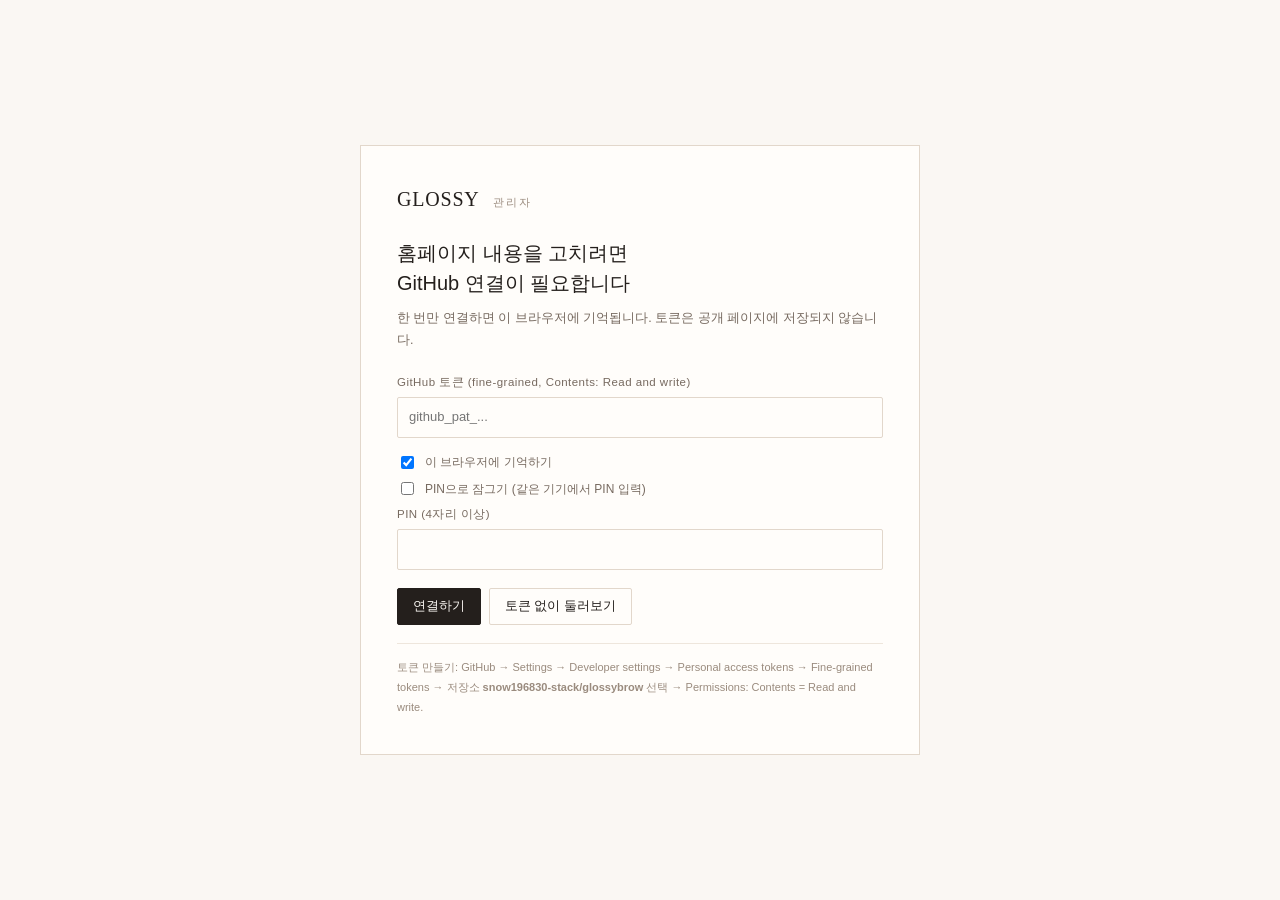
<file: admin/index.html>
<!DOCTYPE html>
<html lang="ko">
<head>
<meta charset="utf-8">
<meta name="viewport" content="width=device-width, initial-scale=1">
<meta name="robots" content="noindex, nofollow">
<title>GLOSSY — 관리자</title>
<link rel="stylesheet" href="admin.css">
</head>
<body>

<!-- ============ 연결 화면 ============ -->
<section class="gate" id="gate" hidden>
  <div class="gate__box">
    <p class="gate__brand">GLOSSY <span>관리자</span></p>
    <h1>홈페이지 내용을 고치려면<br>GitHub 연결이 필요합니다</h1>
    <p class="gate__lead">한 번만 연결하면 이 브라우저에 기억됩니다. 토큰은 공개 페이지에 저장되지 않습니다.</p>
    <form id="gateForm" autocomplete="off">
      <label class="field">
        <span class="field__label">GitHub 토큰 (fine-grained, Contents: Read and write)</span>
        <input class="input" id="tokenInput" type="password" placeholder="github_pat_..." spellcheck="false">
      </label>
      <label class="check"><input type="checkbox" id="rememberToken" checked> 이 브라우저에 기억하기</label>
      <label class="check"><input type="checkbox" id="usePin"> PIN으로 잠그기 (같은 기기에서 PIN 입력)</label>
      <label class="field" id="pinField">
        <span class="field__label">PIN (4자리 이상)</span>
        <input class="input" id="pinInput" type="password" inputmode="numeric" disabled>
      </label>
      <p class="alert" id="gateAlert" hidden></p>
      <div class="gate__actions">
        <button class="btn btn--primary" type="submit" id="gateSubmit">연결하기</button>
        <button class="btn" type="button" id="gateSkip">토큰 없이 둘러보기</button>
      </div>
      <p class="gate__hint">토큰 만들기: GitHub → Settings → Developer settings → Personal access tokens → Fine-grained tokens → 저장소 <b id="gateRepo">snow196830-stack/glossybrow</b> 선택 → Permissions: Contents = Read and write.</p>
    </form>
  </div>
</section>

<section class="gate" id="pinGate" hidden>
  <div class="gate__box">
    <p class="gate__brand">GLOSSY <span>관리자</span></p>
    <h1>PIN을 입력해 주세요</h1>
    <form id="pinForm">
      <label class="field">
        <span class="field__label">PIN</span>
        <input class="input" id="pinUnlock" type="password" inputmode="numeric" autocomplete="off">
      </label>
      <p class="alert" id="pinAlert" hidden></p>
      <div class="gate__actions">
        <button class="btn btn--primary" type="submit">열기</button>
        <button class="btn" type="button" id="pinReset">PIN 잊음 (토큰 다시 입력)</button>
      </div>
    </form>
  </div>
</section>

<!-- ============ 편집 화면 ============ -->
<div class="app" id="editor" hidden>
  <header class="top">
    <div class="top__in">
      <div class="top__brand">
        <b>GLOSSY</b><span>관리자</span>
      </div>
      <div class="top__conn">
        <span class="dot" id="connDot"></span>
        <span id="connText">연결 전</span>
        <span class="top__repo" id="repoName"></span>
      </div>
      <div class="top__tools">
        <div class="top__lang" role="group" aria-label="편집 언어">
          <button type="button" data-editlang="kr" class="is-on">한국어</button>
          <button type="button" data-editlang="jp">日本語</button>
          <button type="button" data-editlang="en">English</button>
        </div>
        <a class="btn btn--sm" href="../" target="_blank" rel="noopener">홈페이지 열기</a>
        <button class="btn btn--sm" type="button" id="lockBtn" hidden>연결 해제</button>
      </div>
    </div>
    <p class="top__meta" id="metaInfo"></p>
  </header>

  <main class="main">
    <div class="intro">
      <h1>홈페이지 편집</h1>
      <p>문구를 고치면 아래 <b>저장 및 홈페이지 반영</b>을 누르세요. 저장하면 GitHub에 커밋되고 30~60초 뒤 홈페이지에 반영됩니다.</p>
      <p class="intro__lang">지금 편집 중인 언어: <b id="editLangName">한국어</b> — 위 버튼으로 언어를 바꾸면 그 언어의 문구를 고칠 수 있습니다. (한국어가 기본값이고, 비어 있으면 한국어가 표시됩니다.)</p>
    </div>
    <div id="sections"></div>
    <section class="card" id="jsonCard">
      <header class="card__head">
        <h2>JSON 직접 편집</h2>
        <p class="card__lead">고급 기능입니다. 형식이 틀리면 저장되지 않습니다. ‘검증’으로 먼저 확인하세요.</p>
      </header>
      <div class="json">
        <button class="btn btn--sm" type="button" id="jsonLoad">현재 내용 불러오기</button>
        <button class="btn btn--sm" type="button" id="jsonCheck">검증</button>
        <span class="json__msg" id="jsonMsg"></span>
        <textarea class="input input--mono" id="jsonArea" rows="18" spellcheck="false" placeholder="{ ... }"></textarea>
        <button class="btn btn--sm" type="button" id="jsonApply">이 내용을 편집기에 적용</button>
      </div>
    </section>
  </main>

  <div class="savebar" id="savebar" hidden>
    <div class="savebar__status" id="saveStatus">변경사항 없음</div>
    <div class="savebar__tools">
      <button class="btn btn--sm" type="button" id="downloadBtn">백업 내려받기</button>
      <label class="btn btn--sm" for="uploadInput">백업 불러오기</label>
      <input type="file" id="uploadInput" accept="application/json" hidden>
      <button class="btn btn--sm" type="button" id="reloadBtn">새로고침</button>
      <button class="btn btn--sm" type="button" id="revertBtn">되돌리기</button>
      <button class="btn btn--primary" type="button" id="saveBtn">저장 및 홈페이지 반영</button>
    </div>
  </div>
</div>

<script src="admin.js"></script>
</body>
</html>
</file>
<file: assets/fonts/fonts.css>
/* GLOSSY — subset webfonts (generated by tools/build-fonts.py) */
/* 실제로 쓰인 글자만 남긴 서브셋입니다. 문구를 크게 바꾼 뒤에는 스크립트를 다시 실행하세요. */

@font-face{
  font-family:'Noto Serif KR';
  font-style:normal;
  font-weight:400;
  font-display:swap;
  src:url('./serif-400.woff2') format('woff2');
}
@font-face{
  font-family:'Noto Serif KR';
  font-style:normal;
  font-weight:500;
  font-display:swap;
  src:url('./serif-500.woff2') format('woff2');
}
@font-face{
  font-family:'Noto Sans KR';
  font-style:normal;
  font-weight:400;
  font-display:swap;
  src:url('./sans-400.woff2') format('woff2');
}
@font-face{
  font-family:'Noto Sans KR';
  font-style:normal;
  font-weight:500;
  font-display:swap;
  src:url('./sans-500.woff2') format('woff2');
}
@font-face{
  font-family:'Noto Sans KR';
  font-style:normal;
  font-weight:700;
  font-display:swap;
  src:url('./sans-700.woff2') format('woff2');
}
@font-face{
  font-family:'Noto Serif JP';
  font-style:normal;
  font-weight:400;
  font-display:swap;
  src:url('./serif-jp-400.woff2') format('woff2');
}
@font-face{
  font-family:'Noto Sans JP';
  font-style:normal;
  font-weight:400;
  font-display:swap;
  src:url('./sans-jp-400.woff2') format('woff2');
}
@font-face{
  font-family:'Cormorant Garamond';
  font-style:normal;
  font-weight:300;
  font-display:swap;
  src:url('./display-300.woff2') format('woff2');
}
@font-face{
  font-family:'Cormorant Garamond';
  font-style:normal;
  font-weight:400;
  font-display:swap;
  src:url('./display-400.woff2') format('woff2');
}
</file>
<file: styles.css>
/* =========================================================
   GLOSSY — styles.css
   porcelain · espresso · rose clay
   ========================================================= */

:root{
  --paper:#faf7f3;
  --paper-2:#f3ede6;
  --paper-3:#ece3d9;
  --ink:#241f1c;
  --ink-2:#3a322d;
  --muted:#776a60;
  --muted-2:#9a8b7e;
  --line:#e2d7cb;
  --line-soft:#eee6dc;
  --accent:#a8705e;
  --accent-2:#8d5a4a;
  --line-green:#06c755;
  --white:#fffdfa;
  --serif:"Noto Serif KR","Noto Serif JP",Georgia,"Times New Roman",serif;
  --display:"Cormorant Garamond","Noto Serif KR","Noto Serif JP",Georgia,serif;
  --sans:"Noto Sans KR","Noto Sans JP",-apple-system,BlinkMacSystemFont,"Segoe UI",Roboto,sans-serif;
  --wrap:1200px;
  --ease:cubic-bezier(.22,.61,.36,1);
}

*,*::before,*::after{box-sizing:border-box}
html{-webkit-text-size-adjust:100%;scroll-behavior:smooth}
body{
  margin:0;
  background:var(--paper);
  color:var(--ink);
  font-family:var(--sans);
  font-size:16px;
  line-height:1.78;
  letter-spacing:-.012em;
  word-break:keep-all;
  overflow-wrap:break-word;
  -webkit-font-smoothing:antialiased;
  overflow-x:hidden;
}
img{max-width:100%;height:auto;display:block}
a{color:inherit;text-decoration:none}
button{font-family:inherit;color:inherit}
h1,h2,h3,p,dl,dd,ul,ol,figure,blockquote{margin:0}
h1,h2,h3,.hero__title,.sec__title,.menugrp__name,.quote p{word-break:keep-all;line-break:strict;overflow-wrap:break-word}
ul,ol{padding:0;list-style:none}
::selection{background:var(--ink);color:var(--paper)}
a:focus-visible,button:focus-visible,summary:focus-visible,[tabindex]:focus-visible{outline:2px solid var(--accent);outline-offset:3px;border-radius:1px}
.btn:focus-visible,.lang button:focus-visible{outline-offset:2px}

.wrap{width:min(100% - 48px,var(--wrap));margin-inline:auto}
.skip{position:absolute;left:-9999px;top:0;z-index:200;background:var(--ink);color:var(--paper);padding:10px 16px}
.skip:focus{left:12px;top:12px}
.muted{color:var(--muted)}
[hidden]{display:none !important}

.eyebrow{
  font-family:var(--sans);
  font-size:10.5px;
  font-weight:500;
  letter-spacing:.28em;
  color:var(--accent);
  text-transform:uppercase;
  margin-bottom:20px;
}

/* ---------- buttons ---------- */
.btn{
  display:inline-flex;align-items:center;justify-content:center;gap:9px;
  padding:14px 26px;border-radius:2px;border:1px solid transparent;
  font-size:13.5px;font-weight:500;letter-spacing:.01em;line-height:1.2;
  cursor:pointer;transition:.25s var(--ease);white-space:nowrap;
}
.btn .ic{width:18px;height:18px;fill:currentColor;flex:0 0 auto}
.btn--primary{background:var(--ink);color:var(--paper)}
.btn--primary:hover{background:var(--accent-2);transform:translateY(-1px)}
.btn--ghost{border-color:var(--line);color:var(--ink);background:transparent}
.btn--ghost:hover{border-color:var(--ink);background:rgba(36,31,28,.04)}
.btn--outline{border-color:var(--ink);color:var(--ink)}
.btn--outline:hover{background:var(--ink);color:var(--paper)}
.btn--line{background:transparent;color:#0a8a44;border-color:#b7e2c7}
.btn--line:hover{background:var(--line-green);border-color:var(--line-green);color:#fff}
.btn--sm{padding:10px 16px;font-size:12.5px}
.btn--lg{padding:17px 34px;font-size:14.5px}
.btn.is-line .ic{display:none}

/* ---------- topbar ---------- */
.topbar{background:var(--ink);color:#efe6dc;font-size:11.5px;letter-spacing:.03em}
.topbar__in{display:flex;align-items:center;justify-content:space-between;gap:16px;min-height:38px}
.topbar__notice{margin:0;opacity:.88;white-space:nowrap;overflow:hidden;text-overflow:ellipsis;min-width:0;flex:1 1 auto}
.topbar__links{display:flex;gap:18px;align-items:center;flex:0 0 auto}
.topbar__links a{display:inline-flex;align-items:center;gap:6px;opacity:.82}
.topbar__links a:hover{opacity:1}
.topbar .ic{width:14px;height:14px;fill:currentColor}
.dot-n{display:inline-flex;align-items:center;justify-content:center;width:15px;height:15px;border-radius:3px;background:#03c75a;color:#fff;font-size:10px;font-weight:700;line-height:1}

/* ---------- header ---------- */
.hdr{position:sticky;top:0;z-index:60;background:rgba(250,247,243,.92);backdrop-filter:blur(14px);border-bottom:1px solid transparent;transition:border-color .3s,box-shadow .3s}
.hdr.is-scrolled{border-bottom-color:var(--line);box-shadow:0 8px 30px -26px rgba(36,31,28,.6)}
.hdr__in{display:flex;align-items:center;justify-content:space-between;gap:24px;min-height:80px}
.brand{display:flex;align-items:baseline;gap:10px;line-height:1}
.brand__en{font-family:var(--display);font-weight:400;font-size:26px;letter-spacing:.26em;padding-left:.26em}
.brand__kr{font-family:var(--sans);font-size:9.5px;letter-spacing:.34em;color:var(--muted-2)}
.nav{display:flex;align-items:center;gap:26px;margin-left:auto;margin-right:auto}
.nav a{font-size:13px;letter-spacing:.03em;color:var(--ink-2);position:relative;padding:6px 0}
.nav a::after{content:"";position:absolute;left:0;right:100%;bottom:0;height:1px;background:var(--accent);transition:right .3s var(--ease)}
.nav a:hover::after{right:0}
.nav .nav__cta{display:none}
.hdr__right{display:flex;align-items:center;gap:14px}
.lang{display:flex;align-items:center;border:1px solid var(--line);border-radius:2px;overflow:hidden}
.lang button{border:0;background:transparent;padding:7px 9px;font-size:10.5px;letter-spacing:.08em;cursor:pointer;color:var(--muted);transition:.2s}
.lang button + button{border-left:1px solid var(--line)}
.lang button.is-on{background:var(--ink);color:var(--paper)}
.hdr__cta{display:inline-flex;border-color:var(--ink)}
.hdr__cta:hover{background:var(--ink);color:var(--paper)}
.burger{display:none;width:40px;height:36px;border:1px solid var(--line);background:transparent;border-radius:2px;padding:0;align-items:center;justify-content:center;flex-direction:column;gap:5px;cursor:pointer}
.burger span{display:block;width:16px;height:1.5px;background:var(--ink);transition:.25s}

/* ---------- hero ---------- */
.hero{padding:clamp(34px,5.4vw,80px) 0 clamp(26px,3.6vw,50px);position:relative}
.hero__grid{display:grid;grid-template-columns:1.02fr .98fr;gap:clamp(28px,5vw,76px);align-items:center}
.hero__copy{position:relative;padding-left:clamp(0px,2vw,26px)}
.hero__copy::before{content:"";position:absolute;left:0;top:6px;bottom:6px;width:1px;background:linear-gradient(var(--accent),transparent)}
.hero__title{
  font-family:var(--serif);font-weight:400;
  font-size:clamp(34px,4.6vw,58px);line-height:1.24;letter-spacing:-.03em;
}
.hero__lead{font-size:15px;line-height:1.9;color:var(--ink-2);max-width:46ch;margin-top:22px}
.hero__actions{display:flex;flex-wrap:wrap;gap:12px;margin:32px 0 16px}
.hero__note{font-size:12.5px;color:var(--muted)}
.hero__linebox{display:flex;align-items:center;gap:12px;margin-top:14px;flex-wrap:wrap}
.hero__linehint{font-size:12px;color:var(--muted)}
.hero__media{position:relative}
.hero__media img{width:100%;aspect-ratio:4/5;object-fit:cover;object-position:46% 30%;filter:saturate(.97) contrast(1.01)}
.hero__badge{
  position:absolute;right:-1px;bottom:-1px;background:var(--paper);
  padding:16px 20px;display:flex;align-items:baseline;gap:10px;border-top:1px solid var(--line);border-left:1px solid var(--line);
}
.hero__badge b{font-family:var(--display);font-size:34px;font-weight:400;letter-spacing:.02em;line-height:1}
.hero__badge span{font-size:10.5px;line-height:1.5;color:var(--muted);letter-spacing:.02em}
.hero__mark{position:absolute;left:-1px;top:-1px;width:52px;height:52px;display:flex;align-items:center;justify-content:center;font-family:var(--display);font-size:26px;color:var(--paper);background:var(--ink)}

/* ---------- stats ---------- */
.stats{background:var(--paper-2);border-block:1px solid var(--line-soft);padding:clamp(26px,3vw,38px) 0}
.stats__grid{display:grid;grid-template-columns:repeat(4,1fr)}
.stat{padding:2px 26px;border-left:1px solid var(--line)}
.stat:first-child{border-left:0;padding-left:0}
.stat__num{font-family:var(--display);font-size:clamp(28px,3vw,38px);font-weight:400;line-height:1.1;letter-spacing:.01em}
.stat__label{font-size:11.5px;color:var(--muted);margin-top:6px;line-height:1.6}
.stat__label small{display:block;font-size:10px;color:var(--muted-2);letter-spacing:.06em;margin-top:2px}

/* ---------- section base ---------- */
.sec{padding:clamp(64px,8vw,116px) 0}
.sec--gal,.sec--reels{background:var(--paper-2)}
.sec--menu,.sec--menu{background:var(--white)}
.sec--about{background:var(--paper)}
.sec--space{background:var(--white)}
.sec--duo{background:var(--paper-2)}
.sec--review{background:var(--paper)}
.sec--book{background:var(--ink);color:var(--paper)}
.sec--faq{background:var(--white)}
.sec--visit{background:var(--paper-2)}
.sec__head{max-width:760px;margin-bottom:clamp(32px,4vw,54px)}
.sec__head--center{margin-inline:auto;text-align:center}
.sec__head--split{display:grid;grid-template-columns:1fr .9fr;gap:40px;max-width:none;align-items:end}
.sec__title{font-family:var(--serif);font-weight:400;font-size:clamp(26px,3.2vw,40px);line-height:1.34;letter-spacing:-.028em}
.sec__lead{font-size:14.5px;line-height:1.92;color:var(--ink-2);margin-top:18px;max-width:56ch}
.sec__lead--right{margin:0 0 6px;color:var(--muted);font-size:13.5px;max-width:48ch}
.sec__fine{font-size:11.8px;color:var(--muted-2);line-height:1.8;margin-top:26px}

/* ---------- about ---------- */
.about{display:grid;grid-template-columns:1.15fr .85fr;gap:clamp(32px,5vw,80px);align-items:start}
.pillars{margin:34px 0 0;display:grid;gap:0}
.pillars li{display:grid;grid-template-columns:38px 1fr;gap:14px;padding:18px 0;border-top:1px solid var(--line-soft)}
.pillars li:last-child{border-bottom:1px solid var(--line-soft)}
.pillars li > span{font-family:var(--display);font-size:15px;color:var(--accent);letter-spacing:.06em;padding-top:2px}
.pillars h3{font-family:var(--sans);font-size:14px;font-weight:500;letter-spacing:-.01em}
.pillars p{font-size:13px;line-height:1.85;color:var(--muted);margin-top:6px}
.about__quote{margin-top:38px;padding-left:22px;border-left:1px solid var(--accent)}
.about__quote p{font-family:var(--serif);font-size:clamp(16px,1.6vw,20px);line-height:1.8;letter-spacing:-.02em}
.about__quote cite{display:block;font-style:normal;font-size:11px;letter-spacing:.12em;color:var(--muted-2);margin-top:12px;text-transform:uppercase}
.about__sign{margin-top:18px;font-size:12px;letter-spacing:.18em;color:var(--muted);padding-left:23px}
.about__sign::before{content:"";display:inline-block;width:14px;height:1px;background:var(--accent);vertical-align:middle;margin-right:8px;margin-bottom:3px}
.about__media{position:sticky;top:110px}
.about__media img{width:100%}
.about__media figcaption{font-family:var(--display);font-size:11px;letter-spacing:.28em;color:var(--muted-2);margin-top:12px;text-align:right}

/* ---------- menu ---------- */
.menu{display:grid;gap:clamp(30px,3.6vw,46px);border-top:1px solid var(--ink);padding-top:26px}
.menugrp__head{display:flex;align-items:baseline;justify-content:space-between;gap:16px;margin-bottom:8px}
.menugrp__name{font-family:var(--serif);font-size:clamp(20px,2.2vw,26px);font-weight:500;letter-spacing:-.02em}
.menugrp__count{font-size:11px;letter-spacing:.14em;color:var(--muted-2);text-transform:uppercase}
.menugrp__items{display:grid;grid-template-columns:1fr 1fr;gap:0 clamp(28px,4.4vw,72px)}
.menugrp__items li{display:grid;grid-template-columns:1fr auto;gap:3px 18px;padding:14px 0;border-top:1px dashed var(--line)}
.menugrp__name2{font-size:14px;font-weight:500;letter-spacing:-.01em}
.menugrp__desc{grid-column:1/2;font-size:12px;line-height:1.75;color:var(--muted);max-width:44ch}
.menugrp__price{grid-row:1/3;grid-column:2/3;font-size:11.5px;color:var(--muted-2);white-space:nowrap;letter-spacing:.02em;align-self:start;padding-top:4px}
.menugrp__price.is-full{font-weight:500;color:var(--accent-2);font-size:13.5px}
.menu__foot{max-width:70ch}

/* ---------- gallery ---------- */
.gal{display:grid;grid-template-columns:repeat(12,1fr);gap:clamp(10px,1.4vw,18px)}
.gal__item{position:relative;display:block;overflow:hidden;background:var(--paper-3);grid-column:span 4;padding:0;border:0;cursor:zoom-in;text-align:left;font:inherit;color:inherit}
.gal__item:nth-child(1),.gal__item:nth-child(2){grid-column:span 6}
.gal__media{display:block;height:100%;overflow:hidden}
.gal__media img{width:100%;height:100%;object-fit:cover;object-position:50% 32%;aspect-ratio:4/5;transition:transform .8s var(--ease)}
.gal__item:hover .gal__media img{transform:scale(1.045)}
.gal__cap{
  position:absolute;left:0;right:0;bottom:0;display:flex;align-items:flex-end;justify-content:space-between;gap:10px;
  padding:34px 16px 14px;font-size:11.5px;letter-spacing:.02em;color:#fff;
  background:linear-gradient(to top,rgba(20,16,13,.72),rgba(20,16,13,0));
  opacity:0;transform:translateY(6px);transition:.35s var(--ease);
}
.gal__item:hover .gal__cap,.gal__item:focus-visible .gal__cap{opacity:1;transform:none}
.gal__cap-i{font-family:var(--display);font-size:10.5px;letter-spacing:.18em;opacity:.8}
.gal__note{display:flex;gap:10px;align-items:center}
.gal__note a{color:var(--accent-2);border-bottom:1px solid var(--line)}

/* ---------- reels ---------- */
.reels{position:relative}
.reels__viewport{overflow-x:auto;overflow-y:hidden;scroll-snap-type:x mandatory;scrollbar-width:none;-ms-overflow-style:none;scroll-behavior:smooth;padding-bottom:4px}
.reels__viewport::-webkit-scrollbar{display:none}
.reels__track{display:flex;gap:clamp(12px,1.6vw,20px)}
.reels__slide{flex:0 0 clamp(236px,27vw,360px);scroll-snap-align:start}
.reel{display:block;position:relative}
.reel__media{position:relative;display:block;overflow:hidden;background:var(--ink);aspect-ratio:9/16}
.reel__video{width:100%;height:100%;object-fit:cover;display:block}
.reel__no{position:absolute;left:10px;top:10px;font-family:var(--display);font-size:10px;letter-spacing:.18em;color:#fff;background:rgba(20,16,13,.42);backdrop-filter:blur(4px);padding:3px 9px;border-radius:100px;line-height:1.6}
.reel__ig{position:absolute;right:10px;top:10px;width:26px;height:26px;display:flex;align-items:center;justify-content:center;border-radius:50%;background:rgba(20,16,13,.42);backdrop-filter:blur(4px)}
.reel__ig svg{width:13px;height:13px;fill:#fff}
.reel__meta{display:flex;flex-direction:column;gap:4px;padding:14px 2px 0;position:relative}
.reel__t{font-family:var(--serif);font-size:15px;font-weight:500;letter-spacing:-.01em;padding-right:26px}
.reel__d{font-size:12px;line-height:1.7;color:var(--muted)}
.reel__cta{position:absolute;right:0;top:12px;font-size:15px;color:var(--accent);transition:transform .3s var(--ease)}
.reel:hover .reel__cta{transform:translateX(4px)}
.reels__ctrl{display:flex;align-items:center;justify-content:center;gap:16px;margin-top:26px}
.reels__nav{width:40px;height:40px;border:1px solid var(--line);background:transparent;border-radius:50%;cursor:pointer;display:flex;align-items:center;justify-content:center;transition:.25s var(--ease)}
.reels__nav:hover{background:var(--ink);border-color:var(--ink)}
.reels__nav svg{width:15px;height:15px;fill:none;stroke:var(--ink);stroke-width:1.4;transition:.25s}
.reels__nav:hover svg{stroke:var(--paper)}
.reels__dots{display:flex;gap:7px}
.reels__dot{width:6px;height:6px;border-radius:50%;border:0;background:var(--line);cursor:pointer;padding:0;transition:.25s}
.reels__dot[aria-current="true"]{background:var(--ink);width:18px;border-radius:3px}
.reels__toggle{width:40px;height:40px;border:1px solid var(--line);background:transparent;border-radius:50%;cursor:pointer;display:flex;align-items:center;justify-content:center}
.reels__toggle span{width:9px;height:9px;border-left:2px solid var(--ink);border-right:2px solid var(--ink);display:block}
.reels__toggle[aria-pressed="true"] span{width:0;height:0;border:0;border-left:7px solid var(--ink);border-top:5px solid transparent;border-bottom:5px solid transparent}

/* ---------- space ---------- */
.space{display:grid;grid-template-columns:.92fr 1.08fr;gap:clamp(28px,5vw,76px);align-items:center}
.space__media img{width:100%;aspect-ratio:4/5;object-fit:cover}
.space__points{margin-top:32px;display:grid;gap:0}
.space__points li{padding:16px 0;border-top:1px solid var(--line-soft)}
.space__points li:last-child{border-bottom:1px solid var(--line-soft)}
.space__points b{display:block;font-family:var(--sans);font-size:13.5px;font-weight:500;margin-bottom:4px}
.space__points span{font-size:12.5px;line-height:1.8;color:var(--muted)}

/* ---------- duo (class + japan) ---------- */
.duo{display:grid;grid-template-columns:1fr 1fr;gap:clamp(16px,2.4vw,28px)}
.duo__card{background:var(--paper);padding:clamp(28px,3.4vw,48px);display:flex;flex-direction:column;align-items:flex-start}
.duo__card--jp{background:var(--ink);color:var(--paper)}
.duo__card--jp .eyebrow{color:#c9a08d}
.duo__card--jp .duo__lead,.duo__card--jp .duo__body{color:rgba(250,247,243,.78)}
.duo__card--jp .duo__note{color:rgba(250,247,243,.5)}
.duo__lead{font-size:14px;line-height:1.9;margin-top:16px;max-width:38ch}
.duo__body{font-size:13px;line-height:1.85;color:var(--muted);margin-top:12px;max-width:40ch}
.duo__card .btn{margin-top:26px}
.duo__note{font-size:11.5px;color:var(--muted-2);margin-top:16px;letter-spacing:.01em}

/* ---------- reviews ---------- */
.review__grid{display:grid;grid-template-columns:300px 1fr;gap:clamp(28px,4.4vw,64px);align-items:start}
.review__score{border-right:1px solid var(--line);padding-right:clamp(20px,3vw,40px)}
.review__num{font-family:var(--display);font-size:clamp(52px,6vw,74px);line-height:1;font-weight:400}
.review__stars{color:var(--accent);letter-spacing:.18em;font-size:13px;margin-top:6px}
.review__count{font-size:12px;color:var(--muted);margin-top:8px}
.kw{display:flex;flex-wrap:wrap;gap:7px;margin-top:22px}
.kw li{display:inline-flex;align-items:center;gap:6px;border:1px solid var(--line);border-radius:100px;padding:5px 11px;font-size:11.5px;color:var(--ink-2)}
.kw b{font-family:var(--display);font-weight:500;color:var(--accent-2);font-size:12px}
.quotes{display:grid;gap:0}
.quote{padding:24px 0;border-top:1px solid var(--line-soft)}
.quote:first-child{border-top:0;padding-top:0}
.quote p{font-family:var(--serif);font-size:clamp(15px,1.5vw,18.5px);line-height:1.85;letter-spacing:-.02em}
.quote p::before{content:"“";color:var(--accent);margin-right:2px}
.quote p::after{content:"”";color:var(--accent);margin-left:2px}
.quote cite{display:block;font-style:normal;font-size:11px;letter-spacing:.1em;color:var(--muted-2);margin-top:12px}

/* ---------- booking ---------- */
.sec--book .eyebrow{color:#c9a08d}
.sec--book .sec__title{color:var(--paper)}
.sec--book .sec__lead{color:rgba(250,247,243,.75)}
.steps{display:grid;grid-template-columns:repeat(3,1fr);gap:clamp(18px,2.6vw,34px);margin-bottom:clamp(34px,4vw,56px)}
.steps li{border-top:1px solid rgba(250,247,243,.22);padding-top:20px}
.steps__no{font-family:var(--display);font-size:12px;letter-spacing:.2em;color:#c9a08d}
.steps h3{font-family:var(--serif);font-size:17px;font-weight:500;margin:10px 0 8px}
.steps p{font-size:12.5px;line-height:1.8;color:rgba(250,247,243,.7)}
.book{display:flex;flex-direction:column;align-items:center;gap:16px;border-top:1px solid rgba(250,247,243,.22);border-bottom:1px solid rgba(250,247,243,.22);padding:clamp(26px,3.4vw,40px) 0}
.book__main{display:flex;flex-wrap:wrap;gap:12px;justify-content:center}
.book .btn--primary{background:var(--paper);color:var(--ink)}
.book .btn--primary:hover{background:#e9dcd0;color:var(--ink)}
.book .btn--outline{border-color:rgba(250,247,243,.5);color:var(--paper)}
.book .btn--outline:hover{background:var(--paper);color:var(--ink)}
.book__coupons{font-size:11.5px;color:rgba(250,247,243,.6);letter-spacing:.02em}
.book__notes{margin-top:26px;display:grid;gap:10px;max-width:70ch}
.book__notes li{position:relative;padding-left:16px;font-size:12.5px;line-height:1.8;color:rgba(250,247,243,.72)}
.book__notes li::before{content:"";position:absolute;left:0;top:.7em;width:5px;height:1px;background:#c9a08d}
.book__note{margin-top:22px;font-size:11.5px;color:rgba(250,247,243,.5)}

/* ---------- FAQ ---------- */
.faq__list{border-top:1px solid var(--line)}
.faq__item{border-bottom:1px solid var(--line)}
.faq__q{display:flex;align-items:center;justify-content:space-between;gap:18px;padding:20px 2px;cursor:pointer;list-style:none;font-size:14.5px;font-weight:500}
.faq__q::-webkit-details-marker{display:none}
.faq__plus{position:relative;width:12px;height:12px;flex:0 0 auto}
.faq__plus::before,.faq__plus::after{content:"";position:absolute;background:var(--muted);transition:.3s var(--ease)}
.faq__plus::before{left:0;top:5.5px;width:12px;height:1px}
.faq__plus::after{left:5.5px;top:0;width:1px;height:12px}
.faq__item[open] .faq__plus::after{transform:scaleY(0)}
.faq__a{padding:0 2px 22px}
.faq__a p{font-size:13.5px;line-height:1.9;color:var(--muted);max-width:70ch}

/* ---------- visit ---------- */
.visit{display:grid;grid-template-columns:1.1fr .9fr;gap:clamp(30px,5vw,72px);align-items:start}
.visit__list{display:grid;gap:0;margin-top:26px}
.visit__list > div{display:grid;grid-template-columns:62px 1fr;gap:16px;padding:15px 0;border-top:1px solid var(--line)}
.visit__list > div:last-child{border-bottom:1px solid var(--line)}
.visit__list dt{font-size:11px;letter-spacing:.16em;color:var(--muted-2);text-transform:uppercase;padding-top:3px}
.visit__list dd{font-size:13.5px;line-height:1.85}
.visit__list dd a{border-bottom:1px solid var(--line)}
.visit__actions{display:flex;flex-wrap:wrap;gap:10px;margin-top:26px}
.visit__note{font-size:11.5px;color:var(--muted-2);margin-top:14px}
.visit__map{border:1px solid var(--line);background:var(--paper)}
.minimap{width:100%;height:auto;display:block}
.visit__mapnote{padding:10px 14px;font-size:11px;letter-spacing:.06em;color:var(--muted-2);border-top:1px solid var(--line)}

/* ---------- footer ---------- */
.ft{background:var(--ink);color:#efe6dc;padding:clamp(44px,5vw,70px) 0 30px}
.ft__top{display:flex;justify-content:space-between;gap:34px;flex-wrap:wrap;padding-bottom:34px;border-bottom:1px solid rgba(250,247,243,.16)}
.ft__logo{font-family:var(--display);font-size:24px;letter-spacing:.28em;margin-bottom:14px}
.ft__desc{font-size:12px;color:rgba(250,247,243,.62);line-height:1.9}
.ft__links{display:flex;flex-wrap:wrap;gap:10px 22px;align-content:flex-start;max-width:46%}
.ft__links a{font-size:12px;color:rgba(250,247,243,.78);border-bottom:1px solid transparent;transition:.2s}
.ft__links a:hover{border-bottom-color:rgba(250,247,243,.5)}
.ft__bottom{display:flex;justify-content:space-between;gap:16px;flex-wrap:wrap;padding-top:22px}
.ft__bottom p{font-size:11px;color:rgba(250,247,243,.42);line-height:1.7;max-width:64ch}

/* ---------- fab / toast ---------- */
.fab{position:fixed;right:20px;bottom:20px;z-index:70;display:inline-flex;align-items:center;gap:8px;background:var(--ink);color:var(--paper);padding:13px 20px;border-radius:100px;font-size:12.5px;border:1px solid rgba(250,247,243,.2);box-shadow:0 14px 34px -14px rgba(36,31,28,.65);opacity:0;transform:translateY(12px);pointer-events:none;transition:.35s var(--ease)}
.fab.is-on{opacity:1;transform:none;pointer-events:auto}
.fab .ic{width:17px;height:17px;fill:currentColor}
.toast{position:fixed;left:50%;bottom:26px;transform:translate(-50%,14px);background:var(--ink);color:var(--paper);padding:11px 20px;border-radius:2px;font-size:12.5px;opacity:0;pointer-events:none;transition:.3s var(--ease);z-index:120}
.toast.is-on{opacity:1;transform:translate(-50%,0)}

/* ---------- lightbox ---------- */
.lightbox{border:0;padding:0;background:transparent;max-width:min(92vw,900px);width:auto;color:var(--paper);overflow:visible}
.lightbox::backdrop{background:rgba(24,20,17,.88);backdrop-filter:blur(3px)}
.lightbox__fig{margin:0}
.lightbox__fig img{max-height:80vh;width:auto;max-width:100%;margin-inline:auto;object-fit:contain}
.lightbox__fig figcaption{display:flex;align-items:center;justify-content:center;gap:14px;flex-wrap:wrap;font-size:12px;color:rgba(250,247,243,.75);margin-top:14px;letter-spacing:.02em}
.lightbox__src{font-size:11px;letter-spacing:.12em;color:rgba(250,247,243,.9);border-bottom:1px solid rgba(250,247,243,.35);padding-bottom:2px}
.lightbox__src:hover{color:#fff;border-bottom-color:#fff}
.lightbox__close{position:absolute;right:-6px;top:-42px;background:transparent;border:0;color:var(--paper);font-size:18px;cursor:pointer;padding:6px}
.lightbox__nav{display:flex;justify-content:center;gap:14px;margin-top:16px}
.lightbox__nav button{width:42px;height:42px;border:1px solid rgba(250,247,243,.35);background:transparent;color:var(--paper);border-radius:50%;cursor:pointer;font-size:15px}
.lightbox__nav button:hover{background:rgba(250,247,243,.14)}

/* ---------- reveal ---------- */
.js .reveal,.js [data-reveal]{opacity:0;transform:translateY(16px);transition:opacity .8s var(--ease),transform .8s var(--ease)}
.js .reveal.is-in,.js [data-reveal].is-in{opacity:1;transform:none}
@media (prefers-reduced-motion: reduce){
  .js .reveal,.js [data-reveal]{opacity:1;transform:none;transition:none}
  html{scroll-behavior:auto}
}

/* ---------- responsive ---------- */
@media (max-width:1080px){
  .nav{display:none;position:absolute;left:0;right:0;top:100%;background:var(--paper);border-bottom:1px solid var(--line);flex-direction:column;align-items:stretch;gap:0;padding:8px 24px 22px;margin:0;box-shadow:0 24px 40px -30px rgba(36,31,28,.5)}
  .nav a{padding:13px 0;border-bottom:1px solid var(--line-soft);font-size:14px}
  .nav a::after{display:none}
  .nav-open .nav{display:flex}
  .burger{display:flex}
  .hdr__cta{display:none}
  .nav .nav__cta{display:inline-flex;justify-content:center;margin-top:16px;border:1px solid var(--ink);border-radius:2px;padding:13px 18px;font-size:13px;background:var(--ink);color:var(--paper)}
  .nav .nav__cta{border-bottom:0}
  .hero__grid{grid-template-columns:1fr;gap:34px}
  .hero__copy{padding-left:16px}
  .about,.space,.visit{grid-template-columns:1fr;gap:34px}
  .about__media{position:static;max-width:460px}
  .sec__head--split{grid-template-columns:1fr;gap:14px}
  .sec__lead--right{max-width:60ch}
  .menugrp__items{grid-template-columns:1fr}
  .review__grid{grid-template-columns:1fr}
  .review__score{border-right:0;border-bottom:1px solid var(--line);padding:0 0 24px}
  .stats__grid{grid-template-columns:repeat(2,1fr);gap:18px 0}
  .stat:nth-child(3){border-left:0;padding-left:0}
  .stat__num{font-size:30px}
  .space__media{order:-1}
  .space__media img{aspect-ratio:16/11}
  .visit__map{order:2}
}
@media (max-width:820px){
  .gal{grid-template-columns:repeat(6,1fr)}
  .gal__item,.gal__item:nth-child(n){grid-column:span 3}
  .gal__item:nth-child(1),.gal__item:nth-child(2){grid-column:span 6}
  .steps{grid-template-columns:1fr;gap:0}
  .steps li{padding:18px 0}
  .duo{grid-template-columns:1fr}
  .reels__slide{flex-basis:74vw}
  .ft__links{max-width:100%}
  .about__quote p br{display:none}
}
@media (max-width:560px){
  .wrap{width:min(100% - 32px,var(--wrap))}
  body{font-size:15px}
  .topbar__notice{font-size:11px}
  .topbar__links span:last-child{display:none}
  .hero__title{font-size:33px;line-height:1.28}
  .hero__lead{font-size:14px}
  .hero__badge{padding:12px 14px}
  .hero__badge b{font-size:26px}
  .sec{padding:58px 0}
  .sec__title{font-size:25px}
  .stat{padding:2px 14px}
  .stat__label{font-size:10.5px}
  .book__main .btn{width:100%}
  .fab{right:14px;bottom:14px;padding:12px 16px;font-size:12px}
  .reel__t{font-size:14px}
  .visit__list > div{grid-template-columns:52px 1fr;gap:12px}
  .lightbox__fig img{max-height:72vh}
}
</file>
<file: admin/admin.css>
/* GLOSSY 관리자 — admin.css */
:root{
  --paper:#faf7f3;--white:#fffdfa;--ink:#241f1c;--muted:#776a60;--muted2:#9a8b7e;
  --line:#e2d7cb;--line2:#eee6dc;--accent:#a8705e;--ok:#2f6b4f;--warn:#8a6a1f;--bad:#9b3131;
  --sans:"Noto Sans KR",-apple-system,BlinkMacSystemFont,"Segoe UI",Roboto,sans-serif;
}
*{box-sizing:border-box}
[hidden]{display:none !important}
body{margin:0;background:var(--paper);color:var(--ink);font-family:var(--sans);font-size:14px;line-height:1.7;-webkit-font-smoothing:antialiased}
h1,h2,h3,p{margin:0}
button{font-family:inherit}
.btn{display:inline-flex;align-items:center;justify-content:center;gap:6px;padding:9px 15px;border:1px solid var(--line);background:var(--white);color:var(--ink);border-radius:2px;font-size:12.5px;cursor:pointer;transition:.2s;white-space:nowrap}
.btn:hover{border-color:var(--ink)}
.btn--primary{background:var(--ink);border-color:var(--ink);color:var(--paper)}
.btn--primary:hover{background:var(--accent);border-color:var(--accent)}
.btn--sm{padding:6px 11px;font-size:11.5px}
.btn--add{width:100%;margin-top:10px;border-style:dashed;color:var(--muted);background:transparent}
.btn--add:hover{color:var(--ink);border-color:var(--ink)}
.input{width:100%;padding:9px 11px;border:1px solid var(--line);background:var(--white);border-radius:2px;font-family:inherit;font-size:13px;line-height:1.6;color:var(--ink)}
.input:focus{outline:0;border-color:var(--ink)}
.input--mono{font-family:ui-monospace,SFMono-Regular,Menlo,monospace;font-size:12px}

/* gate */
.gate{min-height:100vh;display:flex;align-items:center;justify-content:center;padding:28px}
.gate__box{width:min(100%,560px);background:var(--white);border:1px solid var(--line);padding:36px}
.gate__brand{font-family:Georgia,serif;font-size:20px;letter-spacing:.04em;margin-bottom:22px}
.gate__brand span{font-family:var(--sans);font-size:11px;letter-spacing:.2em;color:var(--muted2);margin-left:8px}
.gate h1{font-size:20px;line-height:1.5;font-weight:500;margin-bottom:10px}
.gate__lead{font-size:12.5px;color:var(--muted);margin-bottom:22px}
.gate__actions{display:flex;gap:8px;flex-wrap:wrap;margin-top:18px}
.gate__hint{font-size:11px;color:var(--muted2);margin-top:18px;line-height:1.8;border-top:1px solid var(--line2);padding-top:14px}
.field{display:block;margin-bottom:14px}
.field__label{display:block;font-size:11.5px;letter-spacing:.04em;color:var(--muted);margin-bottom:5px}
.field__note{display:block;font-size:10.5px;color:var(--muted2);margin-top:4px;line-height:1.6}
.check{display:flex;align-items:center;gap:8px;font-size:12px;color:var(--muted);margin:6px 0}
.alert{background:#fbeeea;border:1px solid #e6c3b8;color:var(--bad);padding:9px 12px;font-size:12px;margin:10px 0;border-radius:2px}
.alert.is-ok{background:#eef5f0;border-color:#c3ddcd;color:var(--ok)}
.alert.is-warn{background:#fbf4e4;border-color:#e6d6ab;color:var(--warn)}

/* app */
.app{padding-bottom:96px}
.top{position:sticky;top:0;z-index:30;background:rgba(246,241,232,.95);backdrop-filter:blur(8px);border-bottom:1px solid var(--line)}
.top__in{display:flex;align-items:center;gap:18px;padding:12px 22px;flex-wrap:wrap}
.top__brand b{font-family:Georgia,serif;font-size:17px;font-weight:500}
.top__brand span{font-size:10.5px;letter-spacing:.18em;color:var(--muted2);margin-left:7px}
.top__conn{display:flex;align-items:center;gap:7px;font-size:11.5px;color:var(--muted)}
.top__repo{color:var(--muted2);font-size:11px}
.dot{width:7px;height:7px;border-radius:50%;background:var(--line);display:inline-block}
.dot.is-ok{background:var(--ok)}
.dot.is-warn{background:var(--warn)}
.dot.is-bad{background:var(--bad)}
.top__tools{display:flex;align-items:center;gap:8px;margin-left:auto;flex-wrap:wrap}
.top__lang{display:flex;border:1px solid var(--line);border-radius:2px;overflow:hidden}
.top__lang button{border:0;background:transparent;padding:6px 9px;font-size:11px;cursor:pointer;color:var(--muted2)}
.top__lang button + button{border-left:1px solid var(--line)}
.top__lang button.is-on{background:var(--ink);color:var(--paper)}
.top__meta{padding:0 22px 10px;font-size:11px;color:var(--muted2)}

.main{width:min(100% - 32px,980px);margin:0 auto;padding:26px 0}
.intro{margin-bottom:22px}
.intro h1{font-size:24px;font-weight:500;margin-bottom:8px;font-family:Georgia,serif}
.intro p{font-size:12.5px;color:var(--muted);margin-bottom:6px}
.intro__lang b{color:var(--ink)}

.card{background:var(--white);border:1px solid var(--line);padding:22px;margin-bottom:16px}
.card__head{margin-bottom:16px}
.card__head h2{font-size:15px;font-weight:500;margin-bottom:4px}
.card__lead{font-size:11.5px;color:var(--muted);line-height:1.7}
.fields{display:grid;grid-template-columns:1fr 1fr;gap:0 16px}
.fields .field--full{grid-column:1 / -1}
.fields .field--2{display:grid;grid-template-columns:1fr 1fr;gap:0 16px;grid-column:1 / -1}

/* list items */
.list{margin-top:14px}
.item{border:1px solid var(--line2);background:#fdfaf6;padding:14px;margin-bottom:10px}
.item__head{display:flex;align-items:center;justify-content:space-between;gap:10px;margin-bottom:10px}
.item__no{font-size:11.5px;color:var(--muted2);letter-spacing:.03em}
.item__tools{display:flex;gap:4px}
.iconbtn{width:26px;height:26px;border:1px solid var(--line);background:var(--white);border-radius:2px;cursor:pointer;font-size:12px;color:var(--muted);line-height:1}
.iconbtn:hover{border-color:var(--ink);color:var(--ink)}
.iconbtn:disabled{opacity:.35;cursor:default}
.item .fields{grid-template-columns:1fr 1fr}
.item .field{margin-bottom:10px}

/* image field */
.imgfield{display:flex;gap:12px;align-items:flex-start;grid-column:1 / -1}
.imgfield__preview{width:96px;height:120px;border:1px solid var(--line);background:#f3ece1;object-fit:cover;flex:0 0 auto}
.imgfield__body{flex:1;min-width:0}
.imgfield__actions{display:flex;gap:6px;margin-top:6px;flex-wrap:wrap}
.imgfield__hint{font-size:10.5px;color:var(--muted2);margin-top:4px}

/* price rows */
.pricerow{display:grid;grid-template-columns:1.4fr 1fr 1fr 30px;gap:6px;margin-bottom:6px}

/* json */
.json{display:grid;gap:8px}
.json textarea{margin-top:4px}
.json__msg{font-size:11.5px;color:var(--muted)}
.json__msg.is-ok{color:var(--ok)}
.json__msg.is-bad{color:var(--bad)}

/* savebar */
.savebar{position:fixed;left:0;right:0;bottom:0;z-index:40;background:var(--white);border-top:1px solid var(--line);display:flex;align-items:center;gap:16px;padding:10px 22px;flex-wrap:wrap;box-shadow:0 -12px 30px -25px rgba(0,0,0,.5)}
.savebar__status{font-size:12px;color:var(--muted)}
.savebar__status.is-dirty{color:var(--warn)}
.savebar__status.is-ok{color:var(--ok)}
.savebar__status.is-bad{color:var(--bad)}
.savebar__tools{display:flex;gap:6px;margin-left:auto;flex-wrap:wrap}

@media (max-width:760px){
  .fields,.item .fields{grid-template-columns:1fr}
  .fields .field--2{grid-template-columns:1fr}
  .top__tools{width:100%;margin-left:0}
  .savebar{gap:8px;padding:10px 14px}
  .savebar__tools{width:100%;margin-left:0}
  .savebar__tools .btn{flex:1}
  .pricerow{grid-template-columns:1fr 1fr;grid-auto-rows:auto}
}
</file>
